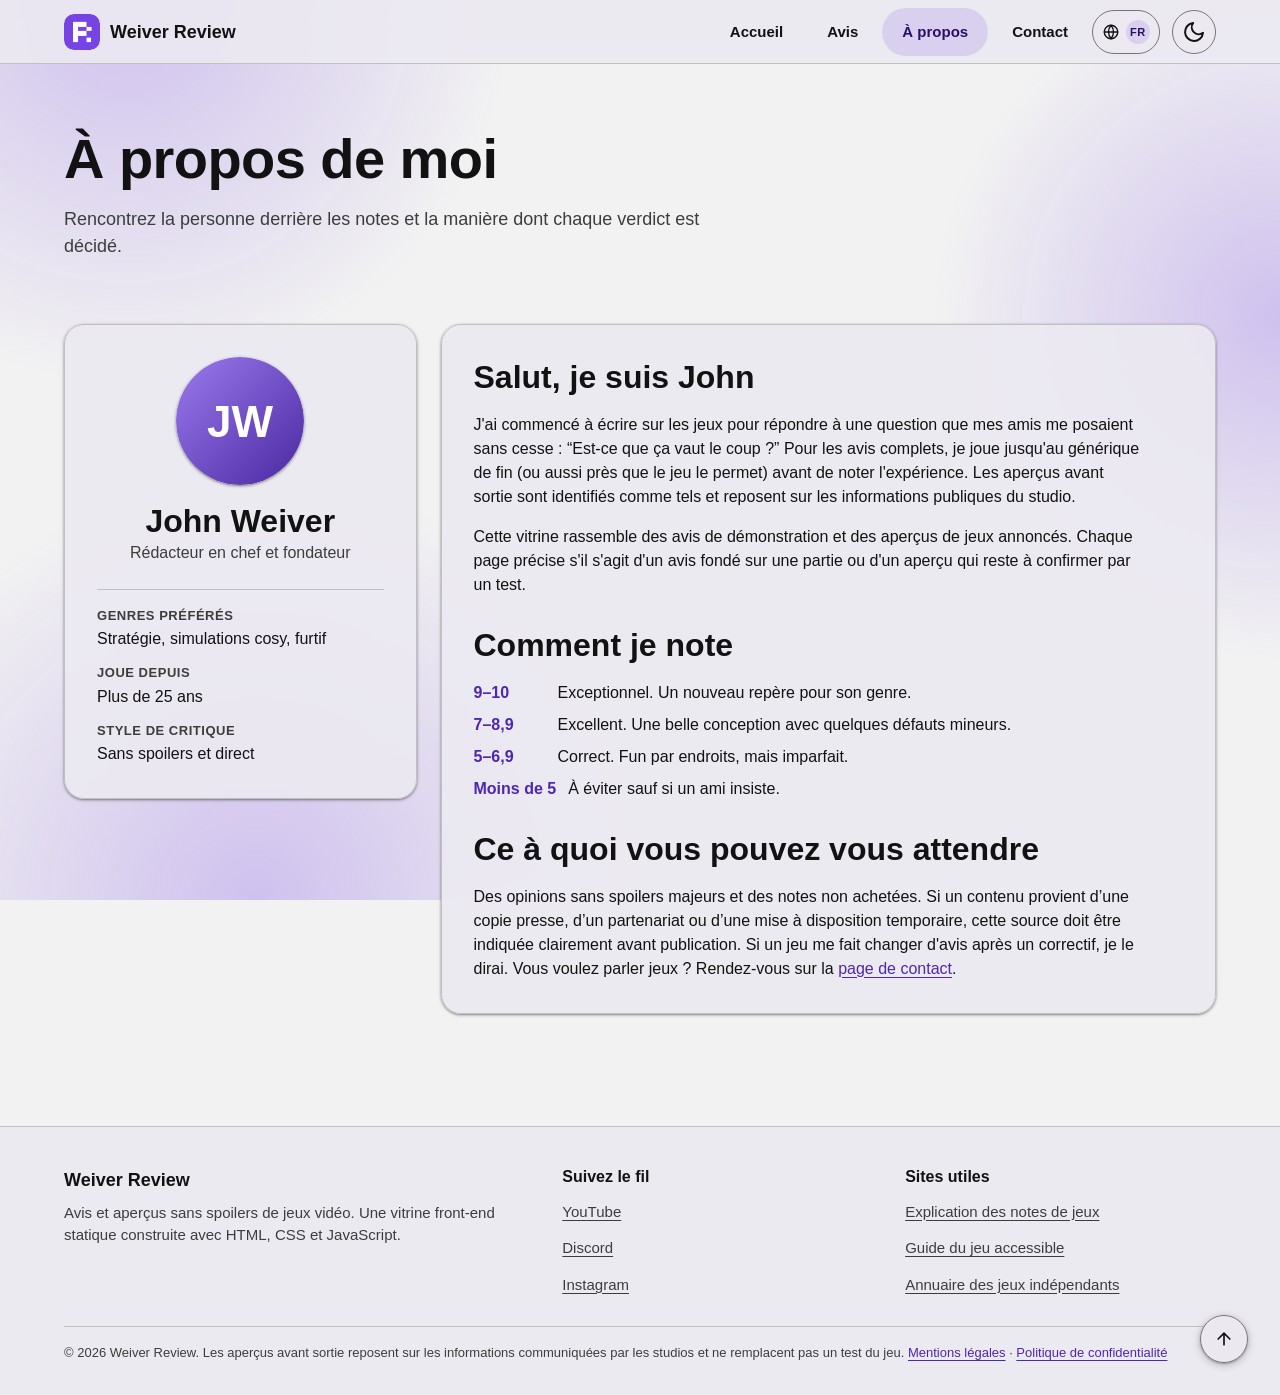
<file: aboutme.html>
<!DOCTYPE html>
<html lang="fr">
<head>
  <meta charset="utf-8">
  <meta name="viewport" content="width=device-width, initial-scale=1">
  <meta name="color-scheme" content="light dark">
  <title>À propos | Weiver Review</title>
  <meta name="description" content="Découvrez John Weiver, sa méthode de notation sur 10 et la différence entre un avis complet et un aperçu de jeu vidéo.">
  <meta name="author" content="John Weiver">
  <link rel="canonical" href="https://weiver-review.fr/aboutme.html">

  <!-- Open Graph -->
  <meta property="og:type" content="website">
  <meta property="og:site_name" content="Weiver Review">
  <meta property="og:title" content="À propos | Weiver Review">
  <meta property="og:description" content="Découvrez John Weiver, sa méthode de notation sur 10 et la différence entre un avis complet et un aperçu de jeu vidéo.">
  <meta property="og:url" content="https://weiver-review.fr/aboutme.html">
  <meta property="og:locale" content="fr_FR">
  <meta name="twitter:card" content="summary">
  <meta name="twitter:title" content="À propos | Weiver Review">
  <meta name="twitter:description" content="Découvrez John Weiver et sa méthode pour noter les jeux vidéo.">

  <script type="application/ld+json">
    {
      "@context": "https://schema.org",
      "@graph": [
        {
          "@type": "AboutPage",
          "name": "À propos de Weiver Review",
          "url": "https://weiver-review.fr/aboutme.html",
          "inLanguage": "fr-FR",
          "isPartOf": { "@id": "https://weiver-review.fr/#website" }
        },
        {
          "@type": "BreadcrumbList",
          "itemListElement": [
            { "@type": "ListItem", "position": 1, "name": "Accueil", "item": "https://weiver-review.fr/" },
            { "@type": "ListItem", "position": 2, "name": "À propos", "item": "https://weiver-review.fr/aboutme.html" }
          ]
        }
      ]
    }
  </script>

  <link rel="icon" type="image/svg+xml" href="res/logo/logo.svg">
  <script>
    /* Set the theme before first paint to avoid a flash of the wrong theme */
    (function () {
      var theme = null;
      try { theme = window.localStorage.getItem('pixel-ledger-theme'); } catch (e) {}
      if (theme !== 'light' && theme !== 'dark') {
        theme = window.matchMedia && window.matchMedia('(prefers-color-scheme: dark)').matches ? 'dark' : 'light';
      }
      document.documentElement.setAttribute('data-theme', theme);
    })();
  </script>
  <link rel="stylesheet" href="res/css/global.css?v=20261118">
  <link rel="stylesheet" href="res/css/style.css?v=20261118">
  <script src="res/js/i18n.js?v=20261118" defer></script>
  <script src="res/js/script.js?v=20261118" defer></script>
</head>
<body>
  <a class="skip-link" href="#main">Aller au contenu principal</a>

  <header class="site-header">
    <div class="container site-header__inner">
      <a class="brand" href="/">
        <img class="brand__logo" src="res/logo/logo.svg" alt="" width="36" height="36">
        <span class="brand__name">Weiver Review</span>
      </a>

      <button class="nav-toggle" type="button" aria-expanded="false" aria-controls="site-nav" aria-label="Menu principal" data-nav-toggle>
        <span class="nav-toggle__bar" aria-hidden="true"></span>
        <span class="nav-toggle__bar" aria-hidden="true"></span>
        <span class="nav-toggle__bar" aria-hidden="true"></span>
      </button>

      <nav class="site-nav" id="site-nav" aria-label="Principal">
        <ul class="site-nav__list">
          <li><a class="site-nav__link" href="/">Accueil</a></li>
          <li><a class="site-nav__link" href="review.html">Avis</a></li>
          <li><a class="site-nav__link" href="aboutme.html" aria-current="page">À propos</a></li>
          <li><a class="site-nav__link" href="contact.html">Contact</a></li>
          <li class="site-nav__tools">
            <button class="theme-toggle" type="button" data-theme-toggle>
              <svg class="theme-toggle__icon theme-toggle__icon--moon" viewBox="0 0 24 24" aria-hidden="true" focusable="false">
                <path d="M21 12.8A9 9 0 1 1 11.2 3a7 7 0 0 0 9.8 9.8z"/>
              </svg>
              <svg class="theme-toggle__icon theme-toggle__icon--sun" viewBox="0 0 24 24" aria-hidden="true" focusable="false">
                <circle cx="12" cy="12" r="4"/>
                <path d="M12 2v2M12 20v2M4.9 4.9l1.4 1.4M17.7 17.7l1.4 1.4M2 12h2M20 12h2M4.9 19.1l1.4-1.4M17.7 6.3l1.4-1.4"/>
              </svg>
              <span class="theme-toggle__label" data-theme-label>Basculer le thème</span>
            </button>
          </li>
        </ul>
      </nav>
    </div>
  </header>

  <main id="main" tabindex="-1">
    <section class="page-hero">
      <div class="container">
        <h1>À propos de moi</h1>
        <p class="page-hero__lead">Rencontrez la personne derrière les notes et la manière dont chaque verdict est décidé.</p>
      </div>
    </section>

    <section class="section" aria-label="Profil de l'auteur">
      <div class="container about">
        <div class="panel profile">
          <svg class="profile__avatar" viewBox="0 0 128 128" role="img" aria-label="Avatar fictif montrant les initiales MQ">
            <defs>
              <linearGradient id="avatar-gradient" x1="0" y1="0" x2="1" y2="1">
                <stop offset="0" stop-color="#9b79ee"/>
                <stop offset="1" stop-color="#4a28a0"/>
              </linearGradient>
            </defs>
            <circle cx="64" cy="64" r="64" fill="url(#avatar-gradient)"/>
            <text x="64" y="64" text-anchor="middle" dominant-baseline="central" font-family="Arial, sans-serif" font-size="44" font-weight="700" fill="#ffffff">JW</text>
          </svg>
          <div>
            <h2>John Weiver</h2>
            <p class="profile__role">Rédacteur en chef et fondateur</p>
          </div>
          <dl class="facts">
            <div>
              <dt>Genres préférés</dt>
              <dd>Stratégie, simulations cosy, furtif</dd>
            </div>
            <div>
              <dt>Joue depuis</dt>
              <dd>Plus de 25 ans</dd>
            </div>
            <div>
              <dt>Style de critique</dt>
              <dd>Sans spoilers et direct</dd>
            </div>
          </dl>
        </div>

        <div class="panel prose">
          <h2>Salut, je suis John</h2>
          <p>J'ai commencé à écrire sur les jeux pour répondre à une question que mes amis me posaient sans cesse : &ldquo;Est-ce que ça vaut le coup ?&rdquo; Pour les avis complets, je joue jusqu'au générique de fin (ou aussi près que le jeu le permet) avant de noter l'expérience. Les aperçus avant sortie sont identifiés comme tels et reposent sur les informations publiques du studio.</p>
          <p>Cette vitrine rassemble des avis de démonstration et des aperçus de jeux annoncés. Chaque page précise s'il s'agit d'un avis fondé sur une partie ou d'un aperçu qui reste à confirmer par un test.</p>

          <h2>Comment je note</h2>
          <ul class="scale">
            <li><strong>9&ndash;10</strong><span>Exceptionnel. Un nouveau repère pour son genre.</span></li>
            <li><strong>7&ndash;8,9</strong><span>Excellent. Une belle conception avec quelques défauts mineurs.</span></li>
            <li><strong>5&ndash;6,9</strong><span>Correct. Fun par endroits, mais imparfait.</span></li>
            <li><strong>Moins de 5</strong><span>À éviter sauf si un ami insiste.</span></li>
          </ul>

          <h2>Ce à quoi vous pouvez vous attendre</h2>
          <p>Des opinions sans spoilers majeurs et des notes non achetées. Si un contenu provient d’une copie presse, d’un partenariat ou d’une mise à disposition temporaire, cette source doit être indiquée clairement avant publication. Si un jeu me fait changer d'avis après un correctif, je le dirai. Vous voulez parler jeux ? Rendez-vous sur la <a href="contact.html">page de contact</a>.</p>
        </div>
      </div>
    </section>
  </main>

  <footer class="site-footer">
    <div class="container site-footer__inner">
      <div class="site-footer__about">
        <p class="site-footer__brand">Weiver Review</p>
        <p>Avis et aperçus sans spoilers de jeux vidéo. Une vitrine front-end statique construite avec HTML, CSS et JavaScript.</p>
      </div>
      <div>
        <h2 class="site-footer__title">Suivez le fil</h2>
        <ul class="site-footer__list">
          <li><a href="https://www.youtube.com/@weiverreview" target="_blank" rel="noopener noreferrer">YouTube<span class="visually-hidden"> (ouvre un nouvel onglet)</span></a></li>
          <li><a href="https://discord.com/users/1569050026943062056" target="_blank" rel="noopener noreferrer">Discord<span class="visually-hidden"> (ouvre un nouvel onglet)</span></a></li>
          <li><a href="https://www.instagram.com/weiverreview08/" target="_blank" rel="noopener noreferrer">Instagram<span class="visually-hidden"> (ouvre un nouvel onglet)</span></a></li>
        </ul>
      </div>
      <div>
        <h2 class="site-footer__title">Sites utiles</h2>
        <ul class="site-footer__list">
          <li><a href="https://www.adayagame.fr/et-aussi/systeme-de-notation" target="_blank" rel="noopener noreferrer">Explication des notes de jeux<span class="visually-hidden"> (ouvre un nouvel onglet)</span></a></li>
          <li><a href="https://portail-handicap.fr/sport-loisirs-culture/jeu-video-accessible" target="_blank" rel="noopener noreferrer">Guide du jeu accessible<span class="visually-hidden"> (ouvre un nouvel onglet)</span></a></li>
          <li><a href="https://www.indiemag.fr/jeux" target="_blank" rel="noopener noreferrer">Annuaire des jeux indépendants<span class="visually-hidden"> (ouvre un nouvel onglet)</span></a></li>
        </ul>
      </div>
    </div>
    <p class="container site-footer__legal">&copy; 2026 Weiver Review. Les aperçus avant sortie reposent sur les informations communiquées par les studios et ne remplacent pas un test du jeu. <a href="mentions.html">Mentions légales</a> · <a href="privacy.html">Politique de confidentialité</a></p>
  </footer>
</body>
</html>
</file>
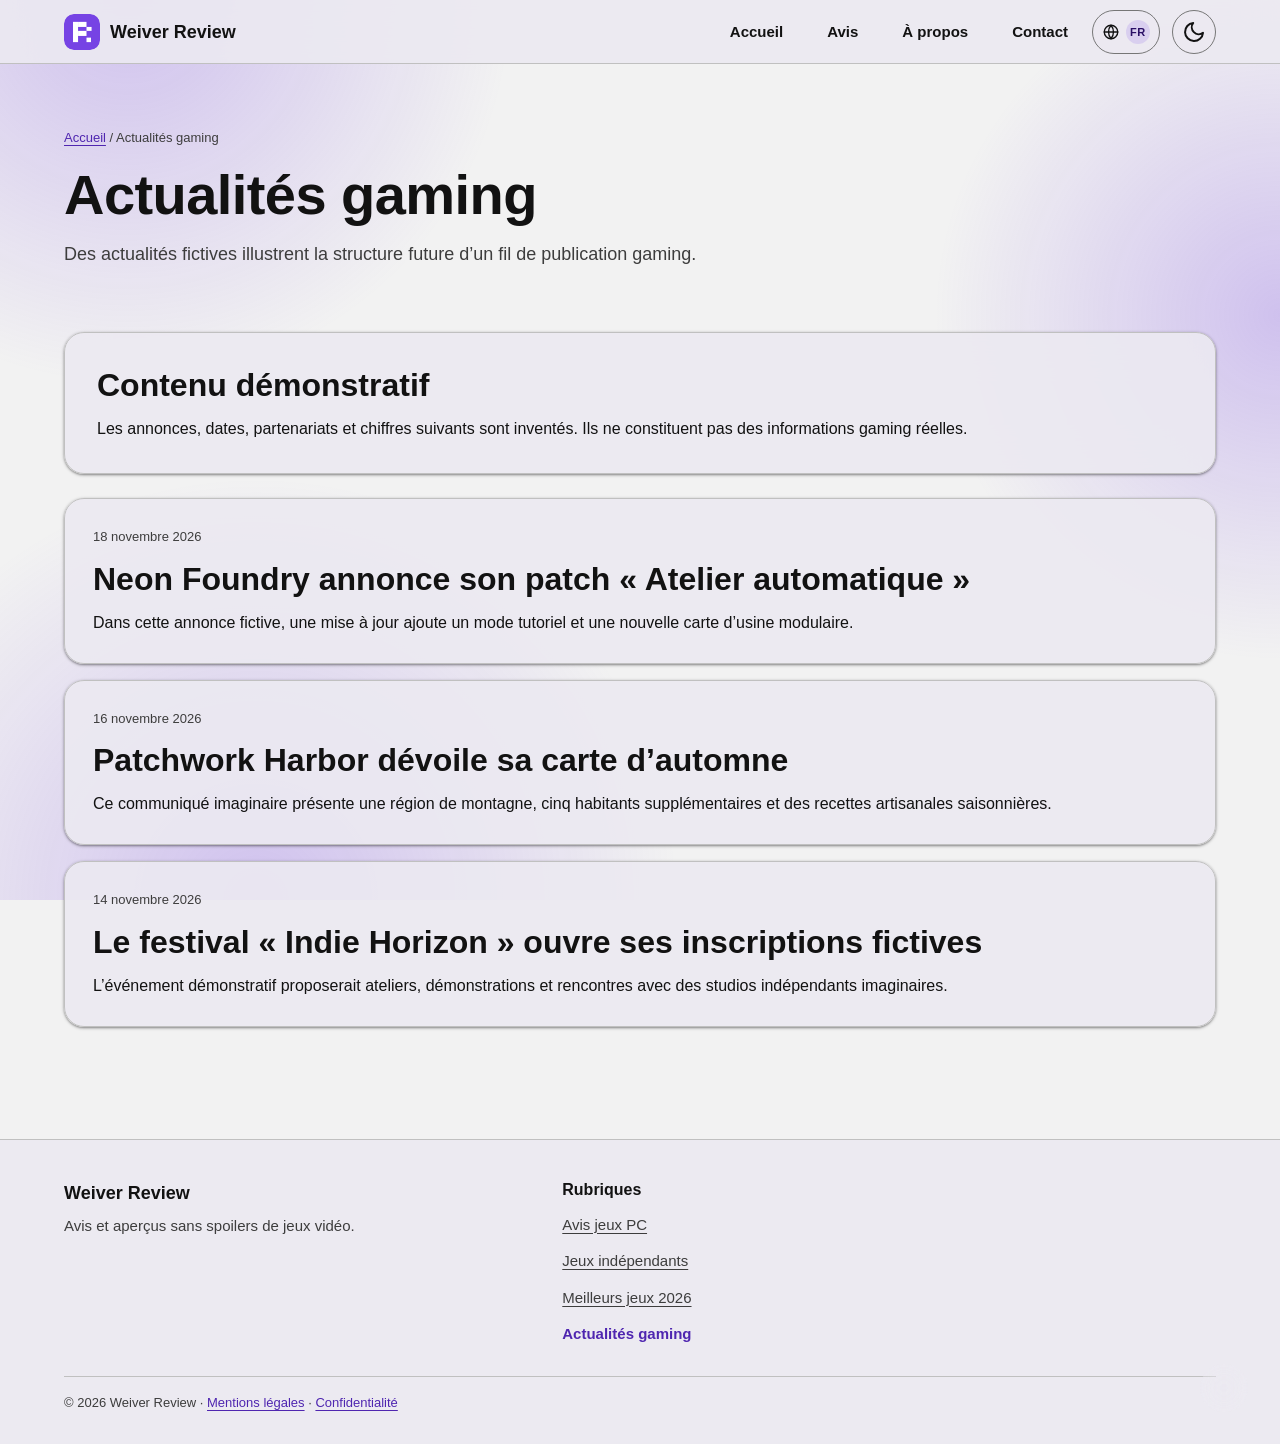
<file: actualites-gaming.html>
<!DOCTYPE html>
<html lang="fr">
<head>
  <meta charset="utf-8">
  <meta name="viewport" content="width=device-width, initial-scale=1">
  <title>Actualités gaming | Weiver Review</title>
  <meta name="description" content="Fil fictif d’actualités gaming : annonces illustratives, sorties imaginaires et mises à jour de démonstration.">
  <link rel="canonical" href="https://weiver-review.fr/actualites-gaming.html">
  <link rel="icon" type="image/svg+xml" href="res/logo/logo.svg">
  <script>(function(){var t=null;try{t=localStorage.getItem('pixel-ledger-theme')}catch(e){}if(t!=='light'&&t!=='dark'){t=matchMedia('(prefers-color-scheme: dark)').matches?'dark':'light'}document.documentElement.dataset.theme=t})();</script>
  <link rel="stylesheet" href="res/css/global.css?v=20261118">
  <link rel="stylesheet" href="res/css/style.css?v=20261118">
  <script src="res/js/i18n.js?v=20261118" defer></script>
  <script src="res/js/script.js?v=20261118" defer></script>
</head>
<body>
  <a class="skip-link" href="#main">Aller au contenu principal</a>
  <header class="site-header"><div class="container site-header__inner">
    <a class="brand" href="/"><img class="brand__logo" src="res/logo/logo.svg" alt="" width="36" height="36"><span class="brand__name">Weiver Review</span></a>
    <button class="nav-toggle" type="button" aria-expanded="false" aria-controls="site-nav" aria-label="Menu principal" data-nav-toggle><span class="nav-toggle__bar"></span><span class="nav-toggle__bar"></span><span class="nav-toggle__bar"></span></button>
    <nav class="site-nav" id="site-nav" aria-label="Principal"><ul class="site-nav__list"><li><a class="site-nav__link" href="/">Accueil</a></li><li><a class="site-nav__link" href="review.html">Avis</a></li><li><a class="site-nav__link" href="aboutme.html">À propos</a></li><li><a class="site-nav__link" href="contact.html">Contact</a></li><li class="site-nav__tools"><button class="theme-toggle" type="button" data-theme-toggle aria-label="Basculer le thème"><svg class="theme-toggle__icon theme-toggle__icon--moon" viewBox="0 0 24 24" aria-hidden="true" focusable="false"><path d="M21 12.8A9 9 0 1 1 11.2 3a7 7 0 0 0 9.8 9.8z"/></svg><svg class="theme-toggle__icon theme-toggle__icon--sun" viewBox="0 0 24 24" aria-hidden="true" focusable="false"><circle cx="12" cy="12" r="4"/><path d="M12 2v2M12 20v2M4.9 4.9l1.4 1.4M17.7 17.7l1.4 1.4M2 12h2M20 12h2M4.9 19.1l1.4-1.4M17.7 6.3l1.4-1.4"/></svg><span class="theme-toggle__label" data-theme-label>Basculer le thème</span></button></li></ul></nav>
  </div></header>
  <main id="main" tabindex="-1">
    <section class="page-hero"><div class="container"><nav class="breadcrumb" aria-label="Fil d’Ariane"><a href="/">Accueil</a><span aria-hidden="true"> / </span><span aria-current="page">Actualités gaming</span></nav><h1>Actualités gaming</h1><p class="page-hero__lead">Des actualités fictives illustrent la structure future d’un fil de publication gaming.</p></div></section>
    <section class="section"><div class="container">
      <aside class="panel topic-notice"><h2>Contenu démonstratif</h2><p>Les annonces, dates, partenariats et chiffres suivants sont inventés. Ils ne constituent pas des informations gaming réelles.</p></aside>
      <ul class="news-list">
        <li class="topic-card"><time datetime="2026-11-18">18 novembre 2026</time><h2>Neon Foundry annonce son patch « Atelier automatique »</h2><p>Dans cette annonce fictive, une mise à jour ajoute un mode tutoriel et une nouvelle carte d’usine modulaire.</p></li>
        <li class="topic-card"><time datetime="2026-11-16">16 novembre 2026</time><h2>Patchwork Harbor dévoile sa carte d’automne</h2><p>Ce communiqué imaginaire présente une région de montagne, cinq habitants supplémentaires et des recettes artisanales saisonnières.</p></li>
        <li class="topic-card"><time datetime="2026-11-14">14 novembre 2026</time><h2>Le festival « Indie Horizon » ouvre ses inscriptions fictives</h2><p>L’événement démonstratif proposerait ateliers, démonstrations et rencontres avec des studios indépendants imaginaires.</p></li>
      </ul>
    </div></section>
  </main>
  <footer class="site-footer"><div class="container site-footer__inner"><div class="site-footer__about"><p class="site-footer__brand">Weiver Review</p><p>Avis et aperçus sans spoilers de jeux vidéo.</p></div><div><h2 class="site-footer__title">Rubriques</h2><ul class="site-footer__list"><li><a href="avis-jeux-pc.html">Avis jeux PC</a></li><li><a href="jeux-independants.html">Jeux indépendants</a></li><li><a href="meilleurs-jeux-2026.html">Meilleurs jeux 2026</a></li><li><span aria-current="page">Actualités gaming</span></li></ul></div></div><p class="container site-footer__legal">&copy; 2026 Weiver Review · <a href="mentions.html">Mentions légales</a> · <a href="privacy.html">Confidentialité</a></p></footer>
</body>
</html>
</file>
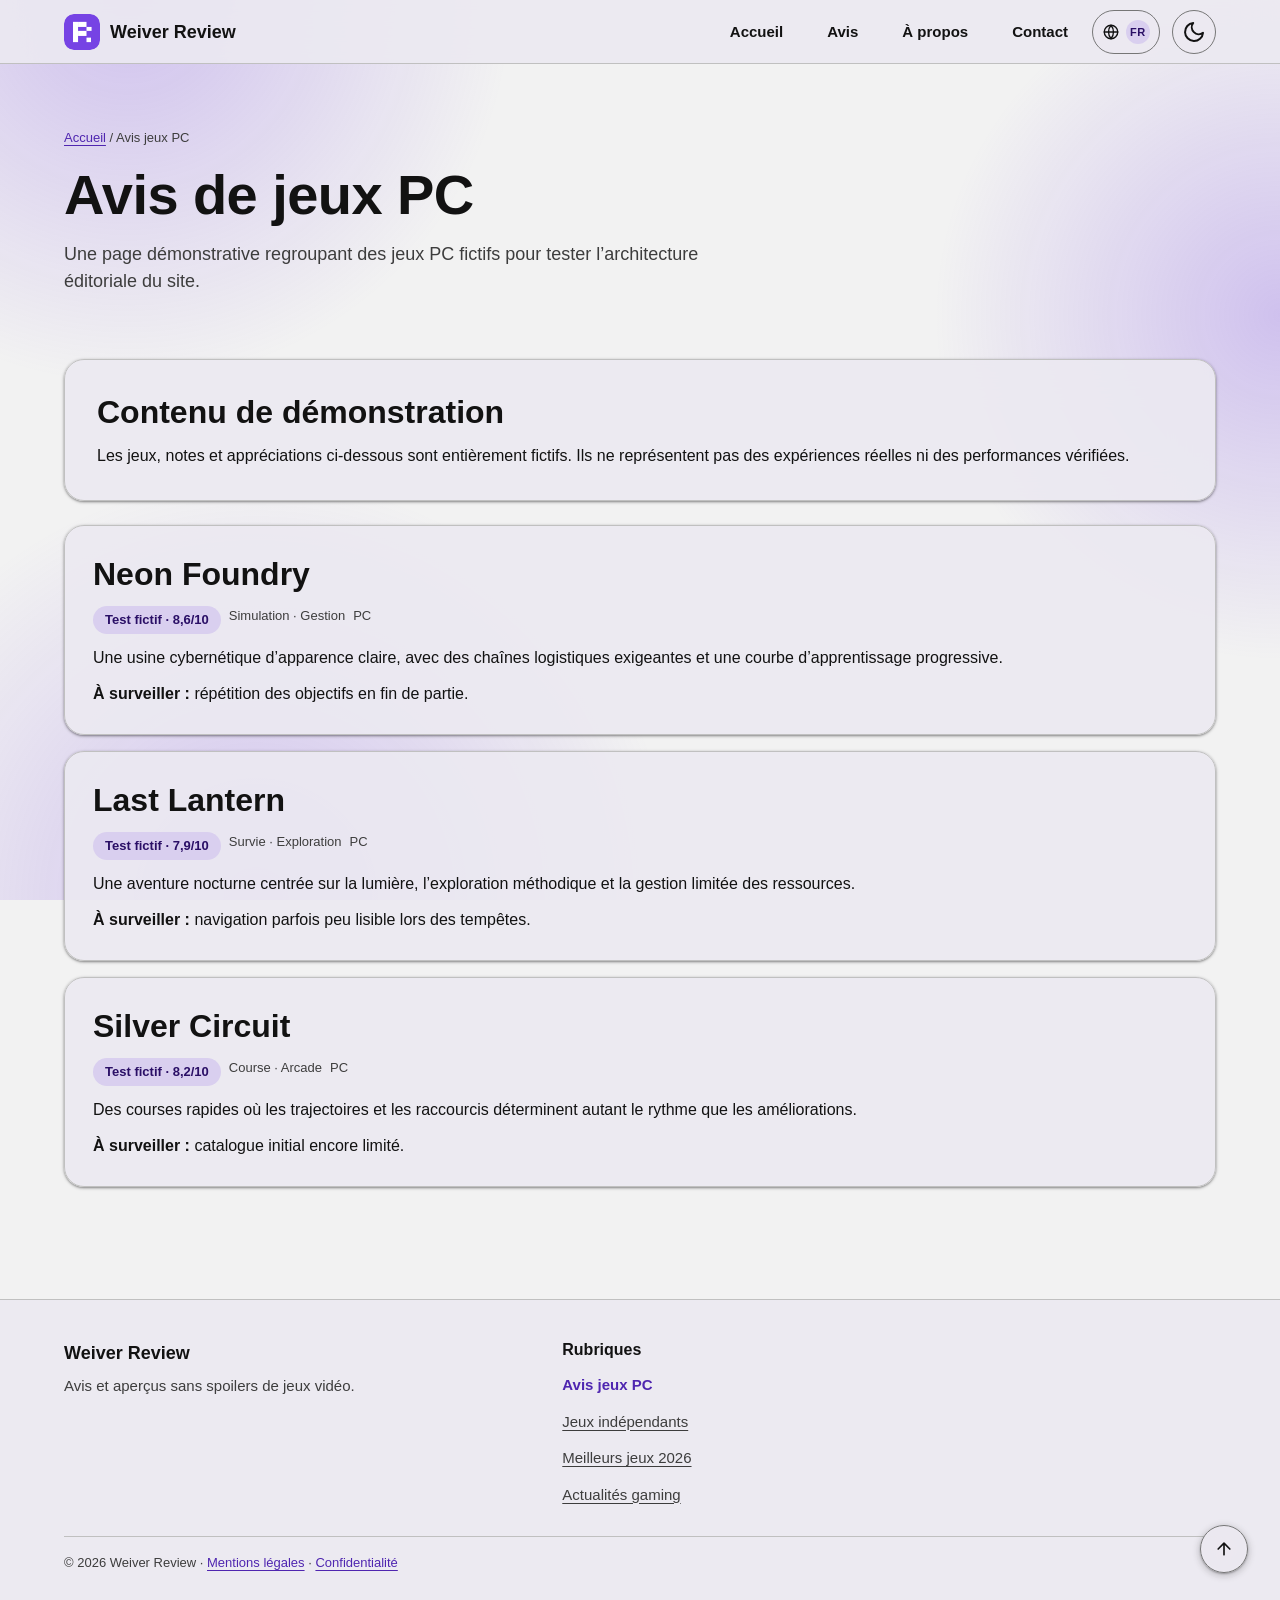
<file: avis-jeux-pc.html>
<!DOCTYPE html>
<html lang="fr">
<head>
  <meta charset="utf-8">
  <meta name="viewport" content="width=device-width, initial-scale=1">
  <title>Avis jeux PC | Weiver Review</title>
  <meta name="description" content="Sélection fictive et éditorialisée d’avis de jeux PC : tests illustratifs, genres, points forts et limites.">
  <link rel="canonical" href="https://weiver-review.fr/avis-jeux-pc.html">
  <link rel="icon" type="image/svg+xml" href="res/logo/logo.svg">
  <script>
    (function(){var t=null;try{t=localStorage.getItem('pixel-ledger-theme')}catch(e){ } if(t!=='light'&&t!=='dark'){t=matchMedia('(prefers-color-scheme: dark)').matches?'dark':'light'}document.documentElement.dataset.theme=t})();
  </script>
  <link rel="stylesheet" href="res/css/global.css?v=20261118">
  <link rel="stylesheet" href="res/css/style.css?v=20261118">
  <script src="res/js/i18n.js?v=20261118" defer></script>
  <script src="res/js/script.js?v=20261118" defer></script>
  <script type="application/ld+json">{"@context":"https://schema.org","@type":"CollectionPage","name":"Avis jeux PC","url":"https://weiver-review.fr/avis-jeux-pc.html","inLanguage":"fr-FR","isPartOf":{"@id":"https://weiver-review.fr/#website"}}</script>
</head>
<body>
  <a class="skip-link" href="#main">Aller au contenu principal</a>
  <header class="site-header"><div class="container site-header__inner">
    <a class="brand" href="/"><img class="brand__logo" src="res/logo/logo.svg" alt="" width="36" height="36"><span class="brand__name">Weiver Review</span></a>
    <button class="nav-toggle" type="button" aria-expanded="false" aria-controls="site-nav" aria-label="Menu principal" data-nav-toggle><span class="nav-toggle__bar"></span><span class="nav-toggle__bar"></span><span class="nav-toggle__bar"></span></button>
    <nav class="site-nav" id="site-nav" aria-label="Principal"><ul class="site-nav__list">
      <li><a class="site-nav__link" href="/">Accueil</a></li><li><a class="site-nav__link" href="review.html">Avis</a></li><li><a class="site-nav__link" href="aboutme.html">À propos</a></li><li><a class="site-nav__link" href="contact.html">Contact</a></li>
      <li class="site-nav__tools"><button class="theme-toggle" type="button" data-theme-toggle aria-label="Basculer le thème"><svg class="theme-toggle__icon theme-toggle__icon--moon" viewBox="0 0 24 24" aria-hidden="true" focusable="false"><path d="M21 12.8A9 9 0 1 1 11.2 3a7 7 0 0 0 9.8 9.8z"/></svg><svg class="theme-toggle__icon theme-toggle__icon--sun" viewBox="0 0 24 24" aria-hidden="true" focusable="false"><circle cx="12" cy="12" r="4"/><path d="M12 2v2M12 20v2M4.9 4.9l1.4 1.4M17.7 17.7l1.4 1.4M2 12h2M20 12h2M4.9 19.1l1.4-1.4M17.7 6.3l1.4-1.4"/></svg><span class="theme-toggle__label" data-theme-label>Basculer le thème</span></button></li>
    </ul></nav>
  </div></header>
  <main id="main" tabindex="-1">
    <section class="page-hero"><div class="container">
      <nav class="breadcrumb" aria-label="Fil d’Ariane"><a href="/">Accueil</a><span aria-hidden="true"> / </span><span aria-current="page">Avis jeux PC</span></nav>
      <h1>Avis de jeux PC</h1>
      <p class="page-hero__lead">Une page démonstrative regroupant des jeux PC fictifs pour tester l’architecture éditoriale du site.</p>
    </div></section>
    <section class="section"><div class="container">
      <aside class="panel topic-notice"><h2>Contenu de démonstration</h2><p>Les jeux, notes et appréciations ci-dessous sont entièrement fictifs. Ils ne représentent pas des expériences réelles ni des performances vérifiées.</p></aside>
      <ul class="topic-list">
        <li class="topic-card"><h2>Neon Foundry</h2><div class="topic-card__meta"><span class="chip chip--tonal">Test fictif · 8,6/10</span><span>Simulation · Gestion</span><span>PC</span></div><p>Une usine cybernétique d’apparence claire, avec des chaînes logistiques exigeantes et une courbe d’apprentissage progressive.</p><p><strong>À surveiller :</strong> répétition des objectifs en fin de partie.</p></li>
        <li class="topic-card"><h2>Last Lantern</h2><div class="topic-card__meta"><span class="chip chip--tonal">Test fictif · 7,9/10</span><span>Survie · Exploration</span><span>PC</span></div><p>Une aventure nocturne centrée sur la lumière, l’exploration méthodique et la gestion limitée des ressources.</p><p><strong>À surveiller :</strong> navigation parfois peu lisible lors des tempêtes.</p></li>
        <li class="topic-card"><h2>Silver Circuit</h2><div class="topic-card__meta"><span class="chip chip--tonal">Test fictif · 8,2/10</span><span>Course · Arcade</span><span>PC</span></div><p>Des courses rapides où les trajectoires et les raccourcis déterminent autant le rythme que les améliorations.</p><p><strong>À surveiller :</strong> catalogue initial encore limité.</p></li>
      </ul>
    </div></section>
  </main>
  <footer class="site-footer"><div class="container site-footer__inner"><div class="site-footer__about"><p class="site-footer__brand">Weiver Review</p><p>Avis et aperçus sans spoilers de jeux vidéo.</p></div><div><h2 class="site-footer__title">Rubriques</h2><ul class="site-footer__list"><li><span aria-current="page">Avis jeux PC</span></li><li><a href="jeux-independants.html">Jeux indépendants</a></li><li><a href="meilleurs-jeux-2026.html">Meilleurs jeux 2026</a></li><li><a href="actualites-gaming.html">Actualités gaming</a></li></ul></div></div><p class="container site-footer__legal">&copy; 2026 Weiver Review · <a href="mentions.html">Mentions légales</a> · <a href="privacy.html">Confidentialité</a></p></footer>
</body>
</html>
</file>
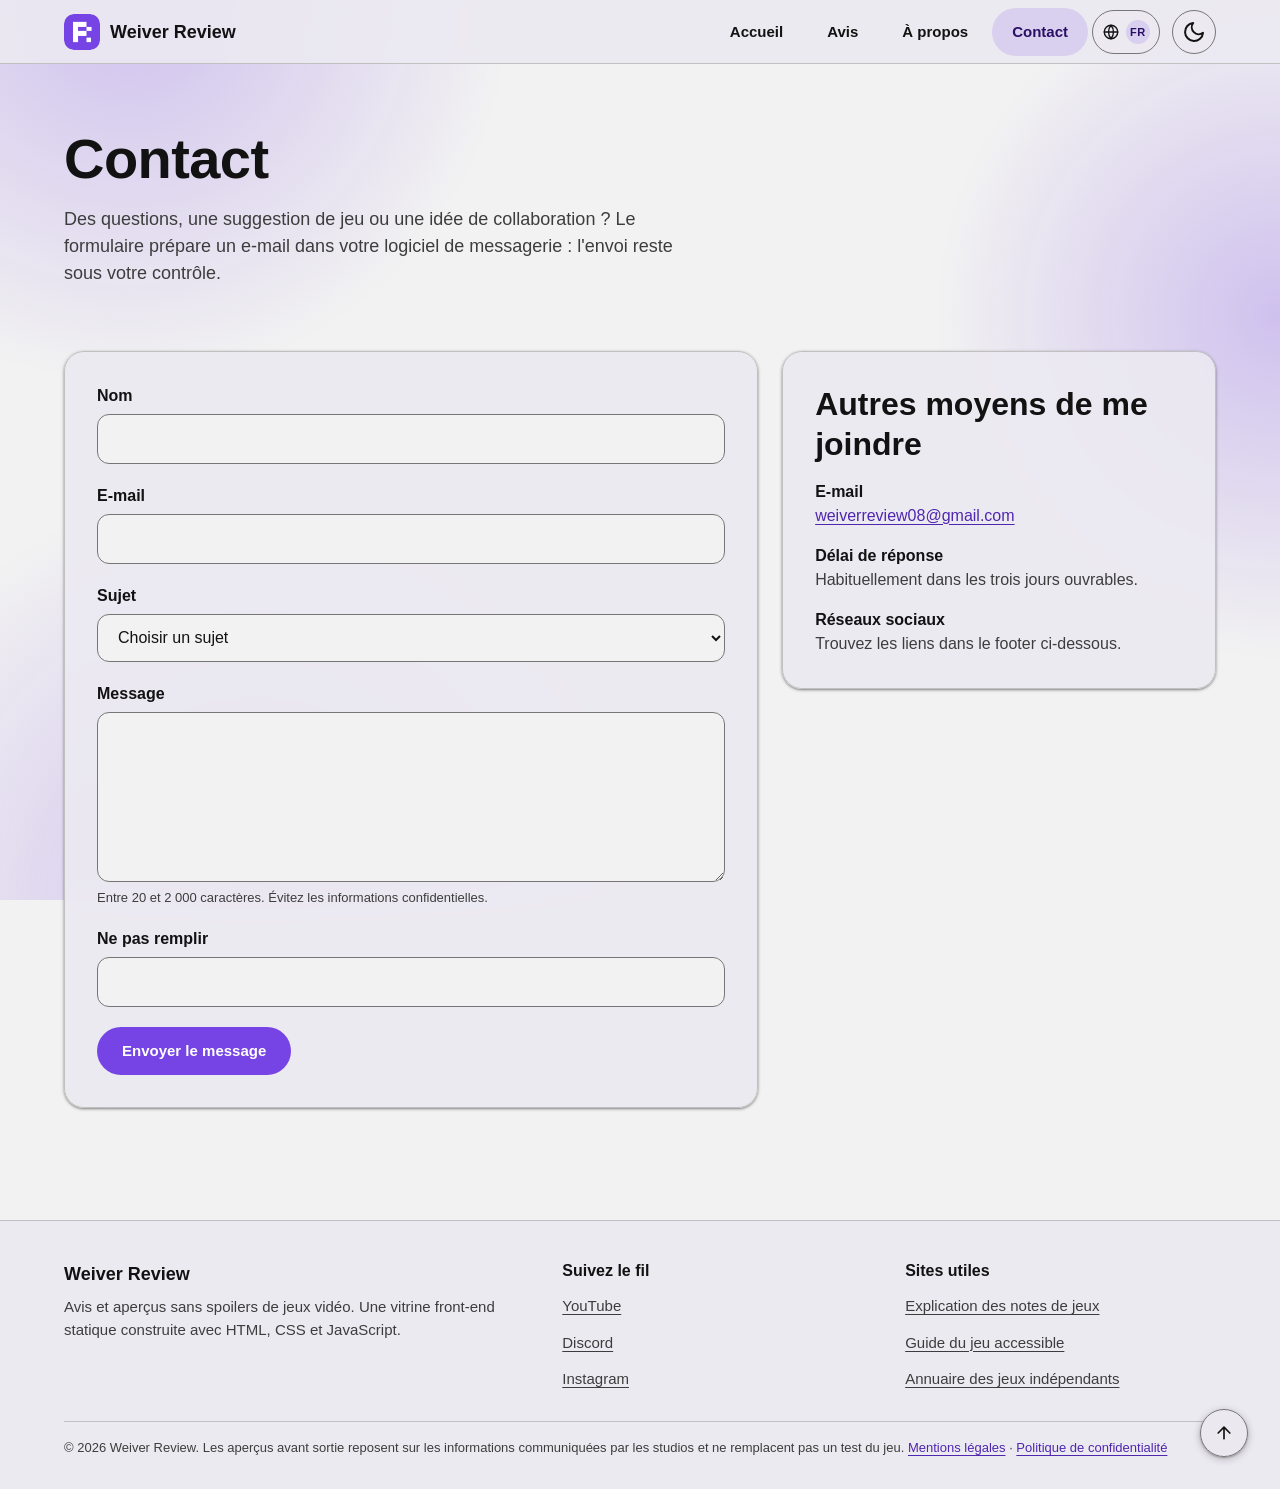
<file: contact.html>
<!DOCTYPE html>
<html lang="fr">
<head>
  <meta charset="utf-8">
  <meta name="viewport" content="width=device-width, initial-scale=1">
  <meta name="color-scheme" content="light dark">
  <title>Contact | Weiver Review</title>
  <meta name="description" content="Contactez Weiver Review : envoyez une suggestion de jeu, un commentaire ou une idée de collaboration via le formulaire de contact.">
  <link rel="canonical" href="https://weiver-review.fr/contact.html">

  <!-- Open Graph -->
  <meta property="og:type" content="website">
  <meta property="og:site_name" content="Weiver Review">
  <meta property="og:title" content="Contact | Weiver Review">
  <meta property="og:description" content="Contactez Weiver Review : envoyez une suggestion de jeu, un commentaire ou une idée de collaboration via le formulaire de contact.">
  <meta property="og:url" content="https://weiver-review.fr/contact.html">
  <meta property="og:locale" content="fr_FR">
  <meta name="twitter:card" content="summary">
  <meta name="twitter:title" content="Contact | Weiver Review">
  <meta name="twitter:description" content="Envoyez une suggestion de jeu ou un commentaire à Weiver Review.">

  <script type="application/ld+json">
    {
      "@context": "https://schema.org",
      "@graph": [
        {
          "@type": "ContactPage",
          "name": "Contacter Weiver Review",
          "url": "https://weiver-review.fr/contact.html",
          "inLanguage": "fr-FR",
          "isPartOf": { "@id": "https://weiver-review.fr/#website" }
        },
        {
          "@type": "BreadcrumbList",
          "itemListElement": [
            { "@type": "ListItem", "position": 1, "name": "Accueil", "item": "https://weiver-review.fr/" },
            { "@type": "ListItem", "position": 2, "name": "Contact", "item": "https://weiver-review.fr/contact.html" }
          ]
        }
      ]
    }
  </script>

  <link rel="icon" type="image/svg+xml" href="res/logo/logo.svg">
  <script>
    /* Set the theme before first paint to avoid a flash of the wrong theme */
    (function () {
      var theme = null;
      try { theme = window.localStorage.getItem('pixel-ledger-theme'); } catch (e) {}
      if (theme !== 'light' && theme !== 'dark') {
        theme = window.matchMedia && window.matchMedia('(prefers-color-scheme: dark)').matches ? 'dark' : 'light';
      }
      document.documentElement.setAttribute('data-theme', theme);
    })();
  </script>
  <link rel="stylesheet" href="res/css/global.css?v=20261118">
  <link rel="stylesheet" href="res/css/style.css?v=20261118">
  <script src="res/js/i18n.js?v=20261118" defer></script>
  <script src="res/js/script.js?v=20261118" defer></script>
</head>
<body>
  <a class="skip-link" href="#main">Aller au contenu principal</a>

  <header class="site-header">
    <div class="container site-header__inner">
      <a class="brand" href="/">
        <img class="brand__logo" src="res/logo/logo.svg" alt="" width="36" height="36">
        <span class="brand__name">Weiver Review</span>
      </a>

      <button class="nav-toggle" type="button" aria-expanded="false" aria-controls="site-nav" aria-label="Menu principal" data-nav-toggle>
        <span class="nav-toggle__bar" aria-hidden="true"></span>
        <span class="nav-toggle__bar" aria-hidden="true"></span>
        <span class="nav-toggle__bar" aria-hidden="true"></span>
      </button>

      <nav class="site-nav" id="site-nav" aria-label="Principal">
        <ul class="site-nav__list">
          <li><a class="site-nav__link" href="/">Accueil</a></li>
          <li><a class="site-nav__link" href="review.html">Avis</a></li>
          <li><a class="site-nav__link" href="aboutme.html">À propos</a></li>
          <li><a class="site-nav__link" href="contact.html" aria-current="page">Contact</a></li>
          <li class="site-nav__tools">
            <button class="theme-toggle" type="button" data-theme-toggle>
              <svg class="theme-toggle__icon theme-toggle__icon--moon" viewBox="0 0 24 24" aria-hidden="true" focusable="false">
                <path d="M21 12.8A9 9 0 1 1 11.2 3a7 7 0 0 0 9.8 9.8z"/>
              </svg>
              <svg class="theme-toggle__icon theme-toggle__icon--sun" viewBox="0 0 24 24" aria-hidden="true" focusable="false">
                <circle cx="12" cy="12" r="4"/>
                <path d="M12 2v2M12 20v2M4.9 4.9l1.4 1.4M17.7 17.7l1.4 1.4M2 12h2M20 12h2M4.9 19.1l1.4-1.4M17.7 6.3l1.4-1.4"/>
              </svg>
              <span class="theme-toggle__label" data-theme-label>Basculer le thème</span>
            </button>
          </li>
        </ul>
      </nav>
    </div>
  </header>

  <main id="main" tabindex="-1">
    <section class="page-hero">
      <div class="container">
        <h1>Contact</h1>
        <p class="page-hero__lead">Des questions, une suggestion de jeu ou une idée de collaboration ? Le formulaire prépare un e-mail dans votre logiciel de messagerie : l'envoi reste sous votre contrôle.</p>
      </div>
    </section>

    <section class="section" aria-label="Formulaire de contact">
      <div class="container contact">
        <div class="panel">
          <form class="form" action="mailto:weiverreview08@gmail.com" method="post" enctype="text/plain" novalidate data-contact-form>
            <div class="field">
              <label class="field__label" for="name">Nom</label>
              <input class="field__control" id="name" name="name" type="text" autocomplete="name" minlength="2" maxlength="80" required aria-describedby="name-error" data-validate>
              <p class="field__error" id="name-error" hidden></p>
            </div>

            <div class="field">
              <label class="field__label" for="email">E-mail</label>
              <input class="field__control" id="email" name="email" type="email" autocomplete="email" maxlength="120" required aria-describedby="email-error" data-validate>
              <p class="field__error" id="email-error" hidden></p>
            </div>

            <div class="field">
              <label class="field__label" for="topic">Sujet</label>
              <select class="field__control" id="topic" name="topic" required aria-describedby="topic-error" data-validate>
                <option value="">Choisir un sujet</option>
                <option value="review-request">Demande d'avis</option>
                <option value="feedback">Commentaire</option>
                <option value="collaboration">Collaboration</option>
                <option value="other">Autre</option>
              </select>
              <p class="field__error" id="topic-error" hidden></p>
            </div>

            <div class="field">
              <label class="field__label" for="message">Message</label>
              <textarea class="field__control" id="message" name="message" rows="6" minlength="20" maxlength="2000" required aria-describedby="message-hint message-error" data-validate></textarea>
              <p class="field__hint" id="message-hint">Entre 20 et 2 000 caractères. Évitez les informations confidentielles.</p>
              <p class="field__error" id="message-error" hidden></p>
            </div>

            <div class="field" aria-hidden="true" hidden>
              <label class="field__label" for="website">Ne pas remplir</label>
              <input class="field__control" id="website" name="website" type="text" tabindex="-1" autocomplete="off">
            </div>

            <div class="form__actions">
              <button class="button button--filled" type="submit">Envoyer le message</button>
            </div>

            <p class="form-status" role="status" data-form-status></p>
          </form>
        </div>

        <div class="panel">
          <h2>Autres moyens de me joindre</h2>
          <ul class="info-list">
            <li><strong>E-mail</strong><a href="mailto:weiverreview08@gmail.com">weiverreview08@gmail.com</a></li>
            <li><strong>Délai de réponse</strong>Habituellement dans les trois jours ouvrables.</li>
            <li><strong>Réseaux sociaux</strong>Trouvez les liens dans le footer ci-dessous.</li>
          </ul>
        </div>
      </div>
    </section>
  </main>

  <footer class="site-footer">
    <div class="container site-footer__inner">
      <div class="site-footer__about">
        <p class="site-footer__brand">Weiver Review</p>
        <p>Avis et aperçus sans spoilers de jeux vidéo. Une vitrine front-end statique construite avec HTML, CSS et JavaScript.</p>
      </div>
      <div>
        <h2 class="site-footer__title">Suivez le fil</h2>
        <ul class="site-footer__list">
          <li><a href="https://www.youtube.com/@weiverreview" target="_blank" rel="noopener noreferrer">YouTube<span class="visually-hidden"> (ouvre un nouvel onglet)</span></a></li>
          <li><a href="https://discord.com/users/1569050026943062056" target="_blank" rel="noopener noreferrer">Discord<span class="visually-hidden"> (ouvre un nouvel onglet)</span></a></li>
          <li><a href="https://www.instagram.com/weiverreview08/" target="_blank" rel="noopener noreferrer">Instagram<span class="visually-hidden"> (ouvre un nouvel onglet)</span></a></li>
        </ul>
      </div>
      <div>
        <h2 class="site-footer__title">Sites utiles</h2>
        <ul class="site-footer__list">
          <li><a href="https://www.adayagame.fr/et-aussi/systeme-de-notation" target="_blank" rel="noopener noreferrer">Explication des notes de jeux<span class="visually-hidden"> (ouvre un nouvel onglet)</span></a></li>
          <li><a href="https://portail-handicap.fr/sport-loisirs-culture/jeu-video-accessible" target="_blank" rel="noopener noreferrer">Guide du jeu accessible<span class="visually-hidden"> (ouvre un nouvel onglet)</span></a></li>
          <li><a href="https://www.indiemag.fr/jeux" target="_blank" rel="noopener noreferrer">Annuaire des jeux indépendants<span class="visually-hidden"> (ouvre un nouvel onglet)</span></a></li>
        </ul>
      </div>
    </div>
    <p class="container site-footer__legal">&copy; 2026 Weiver Review. Les aperçus avant sortie reposent sur les informations communiquées par les studios et ne remplacent pas un test du jeu. <a href="mentions.html">Mentions légales</a> · <a href="privacy.html">Politique de confidentialité</a></p>
  </footer>
</body>
</html>
</file>
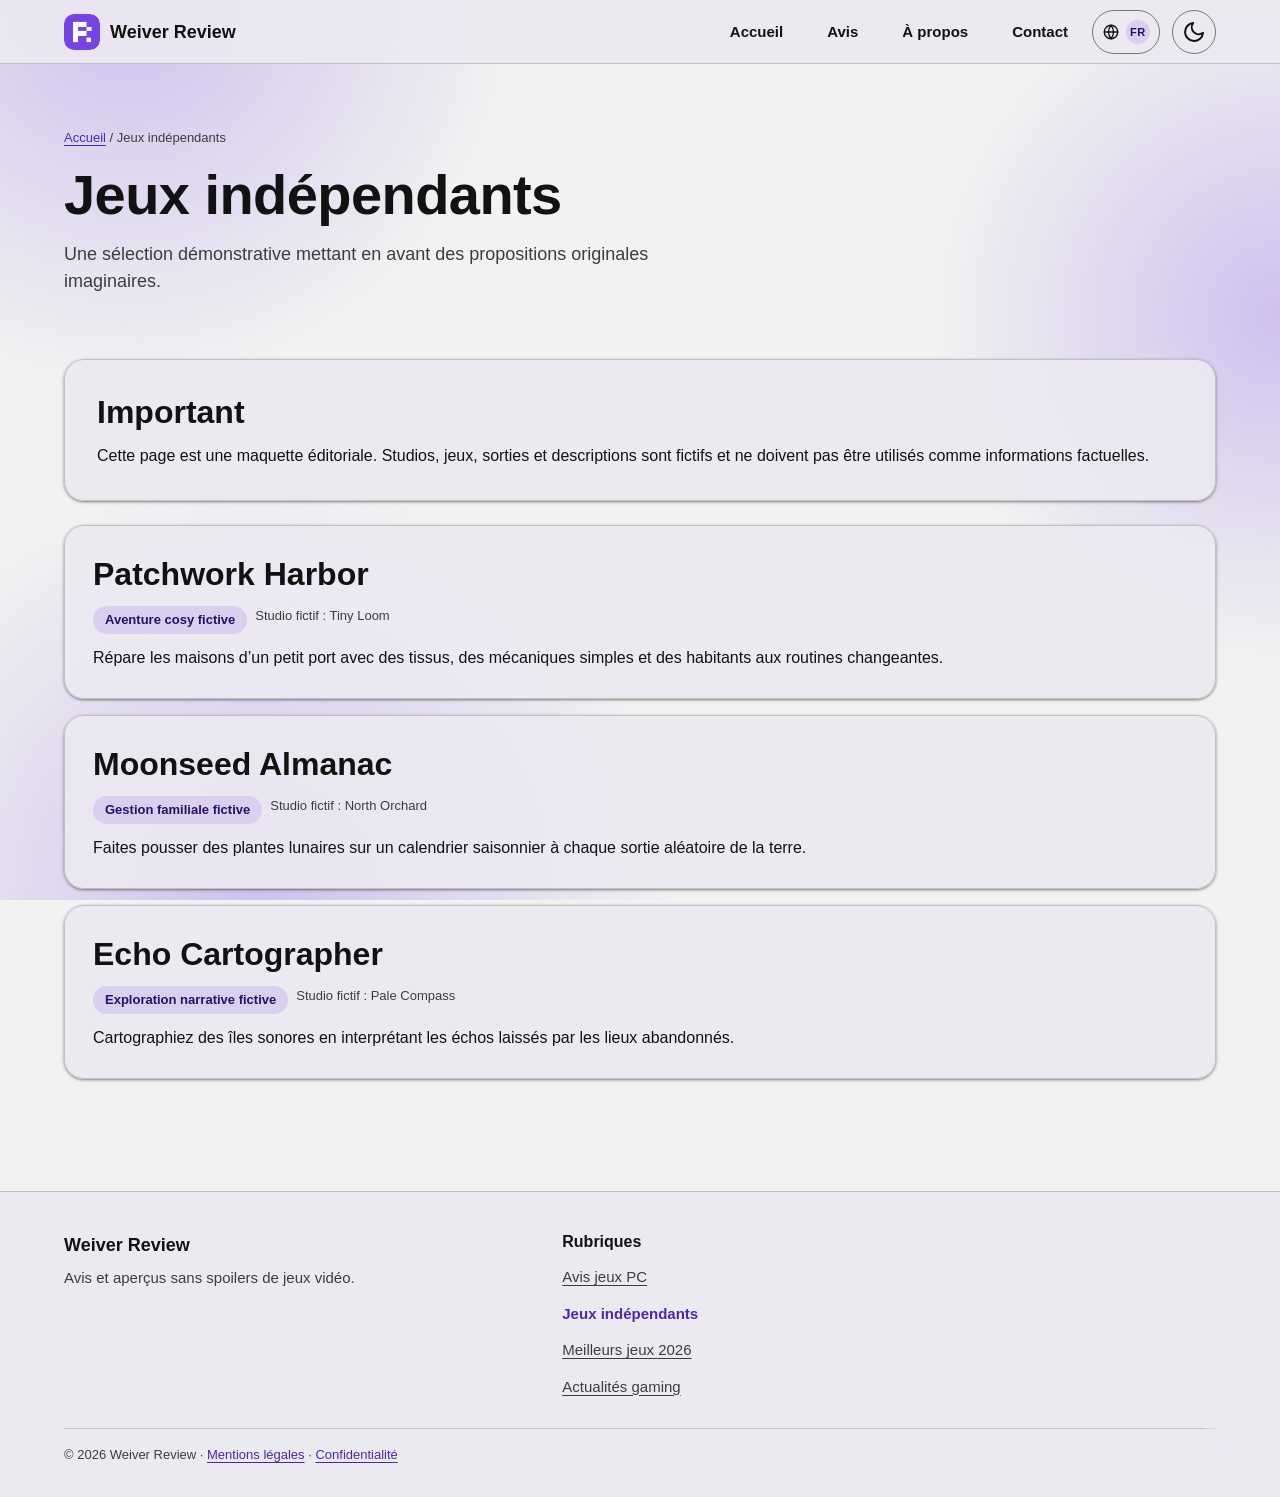
<file: jeux-independants.html>
<!DOCTYPE html>
<html lang="fr">
<head>
  <meta charset="utf-8">
  <meta name="viewport" content="width=device-width, initial-scale=1">
  <title>Jeux indépendants | Weiver Review</title>
  <meta name="description" content="Sélection fictive de jeux indépendants, projets créatifs et pépites illustratives à découvrir sur PC.">
  <link rel="canonical" href="https://weiver-review.fr/jeux-independants.html">
  <link rel="icon" type="image/svg+xml" href="res/logo/logo.svg">
  <script>(function(){var t=null;try{t=localStorage.getItem('pixel-ledger-theme')}catch(e){}if(t!=='light'&&t!=='dark'){t=matchMedia('(prefers-color-scheme: dark)').matches?'dark':'light'}document.documentElement.dataset.theme=t})();</script>
  <link rel="stylesheet" href="res/css/global.css?v=20261118">
  <link rel="stylesheet" href="res/css/style.css?v=20261118">
  <script src="res/js/i18n.js?v=20261118" defer></script>
  <script src="res/js/script.js?v=20261118" defer></script>
  <script type="application/ld+json">{"@context":"https://schema.org","@type":"CollectionPage","name":"Jeux indépendants","url":"https://weiver-review.fr/jeux-independants.html","inLanguage":"fr-FR"}</script>
</head>
<body>
  <a class="skip-link" href="#main">Aller au contenu principal</a>
  <header class="site-header"><div class="container site-header__inner">
    <a class="brand" href="/"><img class="brand__logo" src="res/logo/logo.svg" alt="" width="36" height="36"><span class="brand__name">Weiver Review</span></a>
    <button class="nav-toggle" type="button" aria-expanded="false" aria-controls="site-nav" aria-label="Menu principal" data-nav-toggle><span class="nav-toggle__bar"></span><span class="nav-toggle__bar"></span><span class="nav-toggle__bar"></span></button>
    <nav class="site-nav" id="site-nav" aria-label="Principal"><ul class="site-nav__list"><li><a class="site-nav__link" href="/">Accueil</a></li><li><a class="site-nav__link" href="review.html">Avis</a></li><li><a class="site-nav__link" href="aboutme.html">À propos</a></li><li><a class="site-nav__link" href="contact.html">Contact</a></li><li class="site-nav__tools"><button class="theme-toggle" type="button" data-theme-toggle aria-label="Basculer le thème"><svg class="theme-toggle__icon theme-toggle__icon--moon" viewBox="0 0 24 24" aria-hidden="true" focusable="false"><path d="M21 12.8A9 9 0 1 1 11.2 3a7 7 0 0 0 9.8 9.8z"/></svg><svg class="theme-toggle__icon theme-toggle__icon--sun" viewBox="0 0 24 24" aria-hidden="true" focusable="false"><circle cx="12" cy="12" r="4"/><path d="M12 2v2M12 20v2M4.9 4.9l1.4 1.4M17.7 17.7l1.4 1.4M2 12h2M20 12h2M4.9 19.1l1.4-1.4M17.7 6.3l1.4-1.4"/></svg><span class="theme-toggle__label" data-theme-label>Basculer le thème</span></button></li></ul></nav>
  </div></header>
  <main id="main" tabindex="-1">
    <section class="page-hero"><div class="container"><nav class="breadcrumb" aria-label="Fil d’Ariane"><a href="/">Accueil</a><span aria-hidden="true"> / </span><span aria-current="page">Jeux indépendants</span></nav><h1>Jeux indépendants</h1><p class="page-hero__lead">Une sélection démonstrative mettant en avant des propositions originales imaginaires.</p></div></section>
    <section class="section"><div class="container">
      <aside class="panel topic-notice"><h2>Important</h2><p>Cette page est une maquette éditoriale. Studios, jeux, sorties et descriptions sont fictifs et ne doivent pas être utilisés comme informations factuelles.</p></aside>
      <ul class="topic-list">
        <li class="topic-card"><h2>Patchwork Harbor</h2><div class="topic-card__meta"><span class="chip chip--tonal">Aventure cosy fictive</span><span>Studio fictif : Tiny Loom</span></div><p>Répare les maisons d’un petit port avec des tissus, des mécaniques simples et des habitants aux routines changeantes.</p></li>
        <li class="topic-card"><h2>Moonseed Almanac</h2><div class="topic-card__meta"><span class="chip chip--tonal">Gestion familiale fictive</span><span>Studio fictif : North Orchard</span></div><p>Faites pousser des plantes lunaires sur un calendrier saisonnier à chaque sortie aléatoire de la terre.</p></li>
        <li class="topic-card"><h2>Echo Cartographer</h2><div class="topic-card__meta"><span class="chip chip--tonal">Exploration narrative fictive</span><span>Studio fictif : Pale Compass</span></div><p>Cartographiez des îles sonores en interprétant les échos laissés par les lieux abandonnés.</p></li>
      </ul>
    </div></section>
  </main>
  <footer class="site-footer"><div class="container site-footer__inner"><div class="site-footer__about"><p class="site-footer__brand">Weiver Review</p><p>Avis et aperçus sans spoilers de jeux vidéo.</p></div><div><h2 class="site-footer__title">Rubriques</h2><ul class="site-footer__list"><li><a href="avis-jeux-pc.html">Avis jeux PC</a></li><li><span aria-current="page">Jeux indépendants</span></li><li><a href="meilleurs-jeux-2026.html">Meilleurs jeux 2026</a></li><li><a href="actualites-gaming.html">Actualités gaming</a></li></ul></div></div><p class="container site-footer__legal">&copy; 2026 Weiver Review · <a href="mentions.html">Mentions légales</a> · <a href="privacy.html">Confidentialité</a></p></footer>
</body>
</html>
</file>
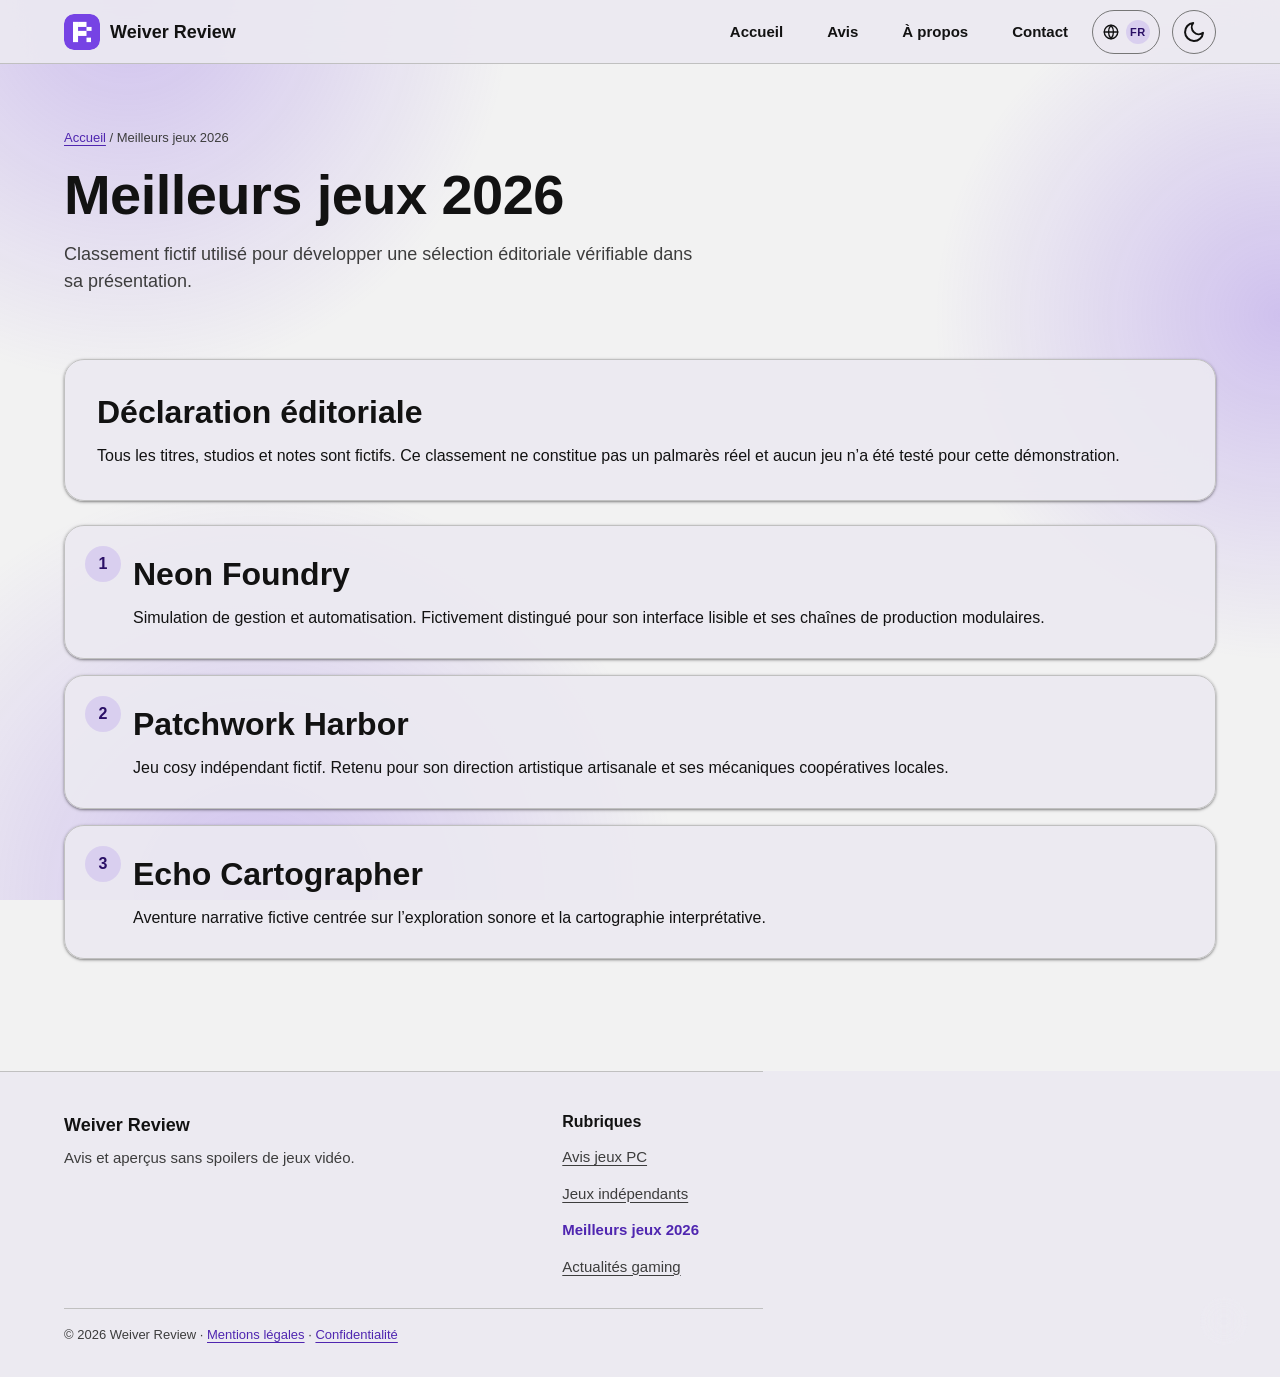
<file: meilleurs-jeux-2026.html>
<!DOCTYPE html>
<html lang="fr">
<head>
  <meta charset="utf-8">
  <meta name="viewport" content="width=device-width, initial-scale=1">
  <title>Meilleurs jeux 2026 : sélection fictive | Weiver Review</title>
  <meta name="description" content="Classement démonstratif des meilleurs jeux 2026 : sélection fictive, annonces illustratives et critères explicites.">
  <link rel="canonical" href="https://weiver-review.fr/meilleurs-jeux-2026.html">
  <link rel="icon" type="image/svg+xml" href="res/logo/logo.svg">
  <script>(function(){var t=null;try{t=localStorage.getItem('pixel-ledger-theme')}catch(e){}if(t!=='light'&&t!=='dark'){t=matchMedia('(prefers-color-scheme: dark)').matches?'dark':'light'}document.documentElement.dataset.theme=t})();</script>
  <link rel="stylesheet" href="res/css/global.css?v=20261118">
  <link rel="stylesheet" href="res/css/style.css?v=20261118">
  <script src="res/js/i18n.js?v=20261118" defer></script>
  <script src="res/js/script.js?v=20261118" defer></script>
</head>
<body>
  <a class="skip-link" href="#main">Aller au contenu principal</a>
  <header class="site-header"><div class="container site-header__inner">
    <a class="brand" href="/"><img class="brand__logo" src="res/logo/logo.svg" alt="" width="36" height="36"><span class="brand__name">Weiver Review</span></a>
    <button class="nav-toggle" type="button" aria-expanded="false" aria-controls="site-nav" aria-label="Menu principal" data-nav-toggle><span class="nav-toggle__bar"></span><span class="nav-toggle__bar"></span><span class="nav-toggle__bar"></span></button>
    <nav class="site-nav" id="site-nav" aria-label="Principal"><ul class="site-nav__list"><li><a class="site-nav__link" href="/">Accueil</a></li><li><a class="site-nav__link" href="review.html">Avis</a></li><li><a class="site-nav__link" href="aboutme.html">À propos</a></li><li><a class="site-nav__link" href="contact.html">Contact</a></li><li class="site-nav__tools"><button class="theme-toggle" type="button" data-theme-toggle aria-label="Basculer le thème"><svg class="theme-toggle__icon theme-toggle__icon--moon" viewBox="0 0 24 24" aria-hidden="true" focusable="false"><path d="M21 12.8A9 9 0 1 1 11.2 3a7 7 0 0 0 9.8 9.8z"/></svg><svg class="theme-toggle__icon theme-toggle__icon--sun" viewBox="0 0 24 24" aria-hidden="true" focusable="false"><circle cx="12" cy="12" r="4"/><path d="M12 2v2M12 20v2M4.9 4.9l1.4 1.4M17.7 17.7l1.4 1.4M2 12h2M20 12h2M4.9 19.1l1.4-1.4M17.7 6.3l1.4-1.4"/></svg><span class="theme-toggle__label" data-theme-label>Basculer le thème</span></button></li></ul></nav>
  </div></header>
  <main id="main" tabindex="-1">
    <section class="page-hero"><div class="container"><nav class="breadcrumb" aria-label="Fil d’Ariane"><a href="/">Accueil</a><span aria-hidden="true"> / </span><span aria-current="page">Meilleurs jeux 2026</span></nav><h1>Meilleurs jeux 2026</h1><p class="page-hero__lead">Classement fictif utilisé pour développer une sélection éditoriale vérifiable dans sa présentation.</p></div></section>
    <section class="section"><div class="container">
      <aside class="panel topic-notice"><h2>Déclaration éditoriale</h2><p>Tous les titres, studios et notes sont fictifs. Ce classement ne constitue pas un palmarès réel et aucun jeu n’a été testé pour cette démonstration.</p></aside>
      <ol class="ranked-list">
        <li class="topic-card"><h2>Neon Foundry</h2><p>Simulation de gestion et automatisation. Fictivement distingué pour son interface lisible et ses chaînes de production modulaires.</p></li>
        <li class="topic-card"><h2>Patchwork Harbor</h2><p>Jeu cosy indépendant fictif. Retenu pour son direction artistique artisanale et ses mécaniques coopératives locales.</p></li>
        <li class="topic-card"><h2>Echo Cartographer</h2><p>Aventure narrative fictive centrée sur l’exploration sonore et la cartographie interprétative.</p></li>
      </ol>
    </div></section>
  </main>
  <footer class="site-footer"><div class="container site-footer__inner"><div class="site-footer__about"><p class="site-footer__brand">Weiver Review</p><p>Avis et aperçus sans spoilers de jeux vidéo.</p></div><div><h2 class="site-footer__title">Rubriques</h2><ul class="site-footer__list"><li><a href="avis-jeux-pc.html">Avis jeux PC</a></li><li><a href="jeux-independants.html">Jeux indépendants</a></li><li><span aria-current="page">Meilleurs jeux 2026</span></li><li><a href="actualites-gaming.html">Actualités gaming</a></li></ul></div></div><p class="container site-footer__legal">&copy; 2026 Weiver Review · <a href="mentions.html">Mentions légales</a> · <a href="privacy.html">Confidentialité</a></p></footer>
</body>
</html>
</file>
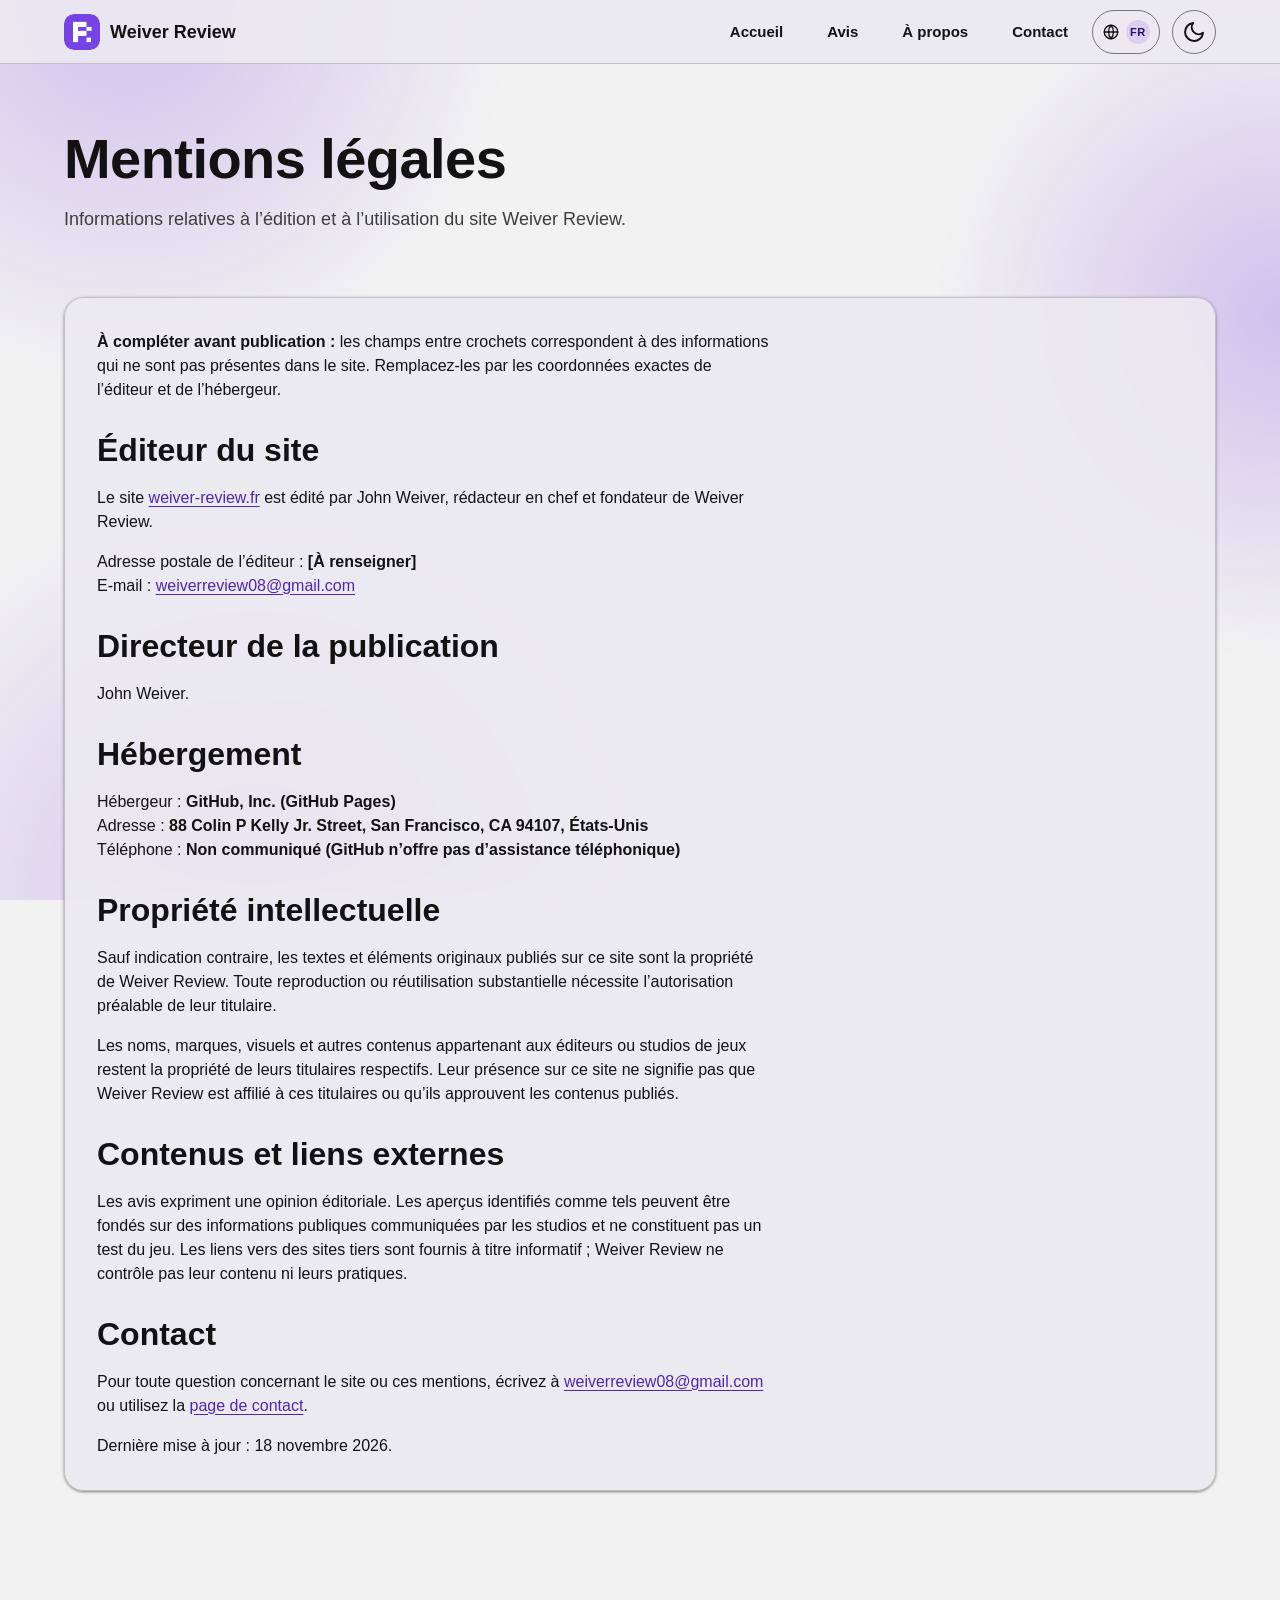
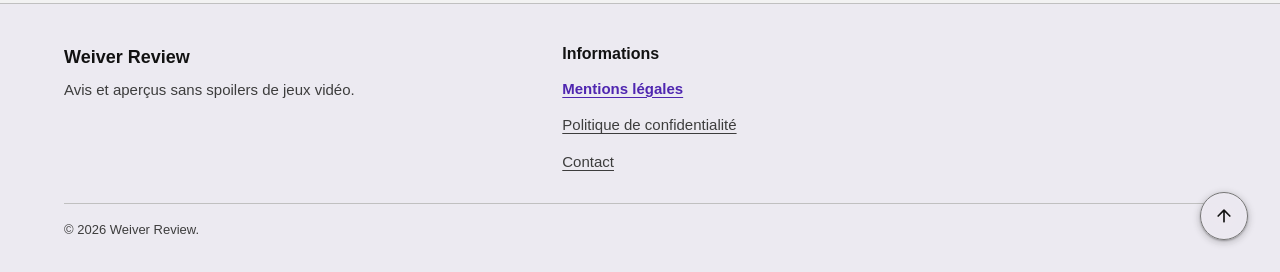
<file: mentions.html>
<!DOCTYPE html>
<html lang="fr">
<head>
    <meta charset="utf-8">
    <meta name="viewport" content="width=device-width, initial-scale=1">
    <meta name="color-scheme" content="light dark">
    <title>Mentions légales | Weiver Review</title>
    <meta name="description" content="Mentions légales du site Weiver Review : édition, publication, hébergement et propriété intellectuelle.">
    <link rel="canonical" href="https://weiver-review.fr/mentions.html">
    <link rel="icon" type="image/svg+xml" href="res/logo/logo.svg">
    <script>
        (function () {
            var theme = null;
            try { theme = window.localStorage.getItem('pixel-ledger-theme'); } catch (e) {}
            if (theme !== 'light' && theme !== 'dark') {
                theme = window.matchMedia && window.matchMedia('(prefers-color-scheme: dark)').matches ? 'dark' : 'light';
            }
            document.documentElement.setAttribute('data-theme', theme);
        })();
    </script>
    <link rel="stylesheet" href="res/css/global.css?v=20261118">
    <link rel="stylesheet" href="res/css/style.css?v=20261118">
    <script src="res/js/i18n.js?v=20261118" defer></script>
    <script src="res/js/script.js?v=20261118" defer></script>
</head>
<body>
    <a class="skip-link" href="#main">Aller au contenu principal</a>

    <header class="site-header">
        <div class="container site-header__inner">
            <a class="brand" href="/">
                <img class="brand__logo" src="res/logo/logo.svg" alt="" width="36" height="36">
                <span class="brand__name">Weiver Review</span>
            </a>
            <button class="nav-toggle" type="button" aria-expanded="false" aria-controls="site-nav" aria-label="Menu principal" data-nav-toggle>
                <span class="nav-toggle__bar" aria-hidden="true"></span>
                <span class="nav-toggle__bar" aria-hidden="true"></span>
                <span class="nav-toggle__bar" aria-hidden="true"></span>
            </button>
            <nav class="site-nav" id="site-nav" aria-label="Principal">
                <ul class="site-nav__list">
                    <li><a class="site-nav__link" href="/">Accueil</a></li>
                    <li><a class="site-nav__link" href="review.html">Avis</a></li>
                    <li><a class="site-nav__link" href="aboutme.html">À propos</a></li>
                    <li><a class="site-nav__link" href="contact.html">Contact</a></li>
                    <li class="site-nav__tools">
                        <button class="theme-toggle" type="button" data-theme-toggle>
                            <svg class="theme-toggle__icon theme-toggle__icon--moon" viewBox="0 0 24 24" aria-hidden="true" focusable="false"><path d="M21 12.8A9 9 0 1 1 11.2 3a7 7 0 0 0 9.8 9.8z"/></svg>
                            <svg class="theme-toggle__icon theme-toggle__icon--sun" viewBox="0 0 24 24" aria-hidden="true" focusable="false"><circle cx="12" cy="12" r="4"/><path d="M12 2v2M12 20v2M4.9 4.9l1.4 1.4M17.7 17.7l1.4 1.4M2 12h2M20 12h2M4.9 19.1l1.4-1.4M17.7 6.3l1.4-1.4"/></svg>
                            <span class="theme-toggle__label" data-theme-label>Basculer le thème</span>
                        </button>
                    </li>
                </ul>
            </nav>
        </div>
    </header>

    <main id="main" tabindex="-1">
        <section class="page-hero">
            <div class="container">
                <h1>Mentions légales</h1>
                <p class="page-hero__lead">Informations relatives à l’édition et à l’utilisation du site Weiver Review.</p>
            </div>
        </section>

        <section class="section">
            <div class="container">
                <article class="panel prose">
                    <p><strong>À compléter avant publication :</strong> les champs entre crochets correspondent à des informations qui ne sont pas présentes dans le site. Remplacez-les par les coordonnées exactes de l’éditeur et de l’hébergeur.</p>

                    <h2>Éditeur du site</h2>
                    <p>Le site <a href="https://weiver-review.fr/">weiver-review.fr</a> est édité par John Weiver, rédacteur en chef et fondateur de Weiver Review.</p>
                    <p>Adresse postale de l’éditeur : <strong>[À renseigner]</strong><br>
                    E-mail : <a href="mailto:weiverreview08@gmail.com">weiverreview08@gmail.com</a></p>

                    <h2>Directeur de la publication</h2>
                    <p>John Weiver.</p>

                    <h2>Hébergement</h2>
                    <p>Hébergeur : <strong>GitHub, Inc. (GitHub Pages)</strong><br>
                    Adresse : <strong>88 Colin P Kelly Jr. Street, San Francisco, CA 94107, États-Unis</strong><br>
                    Téléphone : <strong>Non communiqué (GitHub n’offre pas d’assistance téléphonique)</strong></p>

                    <h2>Propriété intellectuelle</h2>
                    <p>Sauf indication contraire, les textes et éléments originaux publiés sur ce site sont la propriété de Weiver Review. Toute reproduction ou réutilisation substantielle nécessite l’autorisation préalable de leur titulaire.</p>
                    <p>Les noms, marques, visuels et autres contenus appartenant aux éditeurs ou studios de jeux restent la propriété de leurs titulaires respectifs. Leur présence sur ce site ne signifie pas que Weiver Review est affilié à ces titulaires ou qu’ils approuvent les contenus publiés.</p>

                    <h2>Contenus et liens externes</h2>
                    <p>Les avis expriment une opinion éditoriale. Les aperçus identifiés comme tels peuvent être fondés sur des informations publiques communiquées par les studios et ne constituent pas un test du jeu. Les liens vers des sites tiers sont fournis à titre informatif ; Weiver Review ne contrôle pas leur contenu ni leurs pratiques.</p>

                    <h2>Contact</h2>
                    <p>Pour toute question concernant le site ou ces mentions, écrivez à <a href="mailto:weiverreview08@gmail.com">weiverreview08@gmail.com</a> ou utilisez la <a href="contact.html">page de contact</a>.</p>
                    <p>Dernière mise à jour : 18 novembre 2026.</p>
                </article>
            </div>
        </section>
    </main>

    <footer class="site-footer">
        <div class="container site-footer__inner">
            <div class="site-footer__about">
                <p class="site-footer__brand">Weiver Review</p>
                <p>Avis et aperçus sans spoilers de jeux vidéo.</p>
            </div>
            <div>
                <h2 class="site-footer__title">Informations</h2>
                <ul class="site-footer__list">
                    <li><a href="mentions.html" aria-current="page">Mentions légales</a></li>
                    <li><a href="privacy.html">Politique de confidentialité</a></li>
                    <li><a href="contact.html">Contact</a></li>
                </ul>
            </div>
        </div>
        <p class="container site-footer__legal">&copy; 2026 Weiver Review.</p>
    </footer>
</body>
</html>
</file>
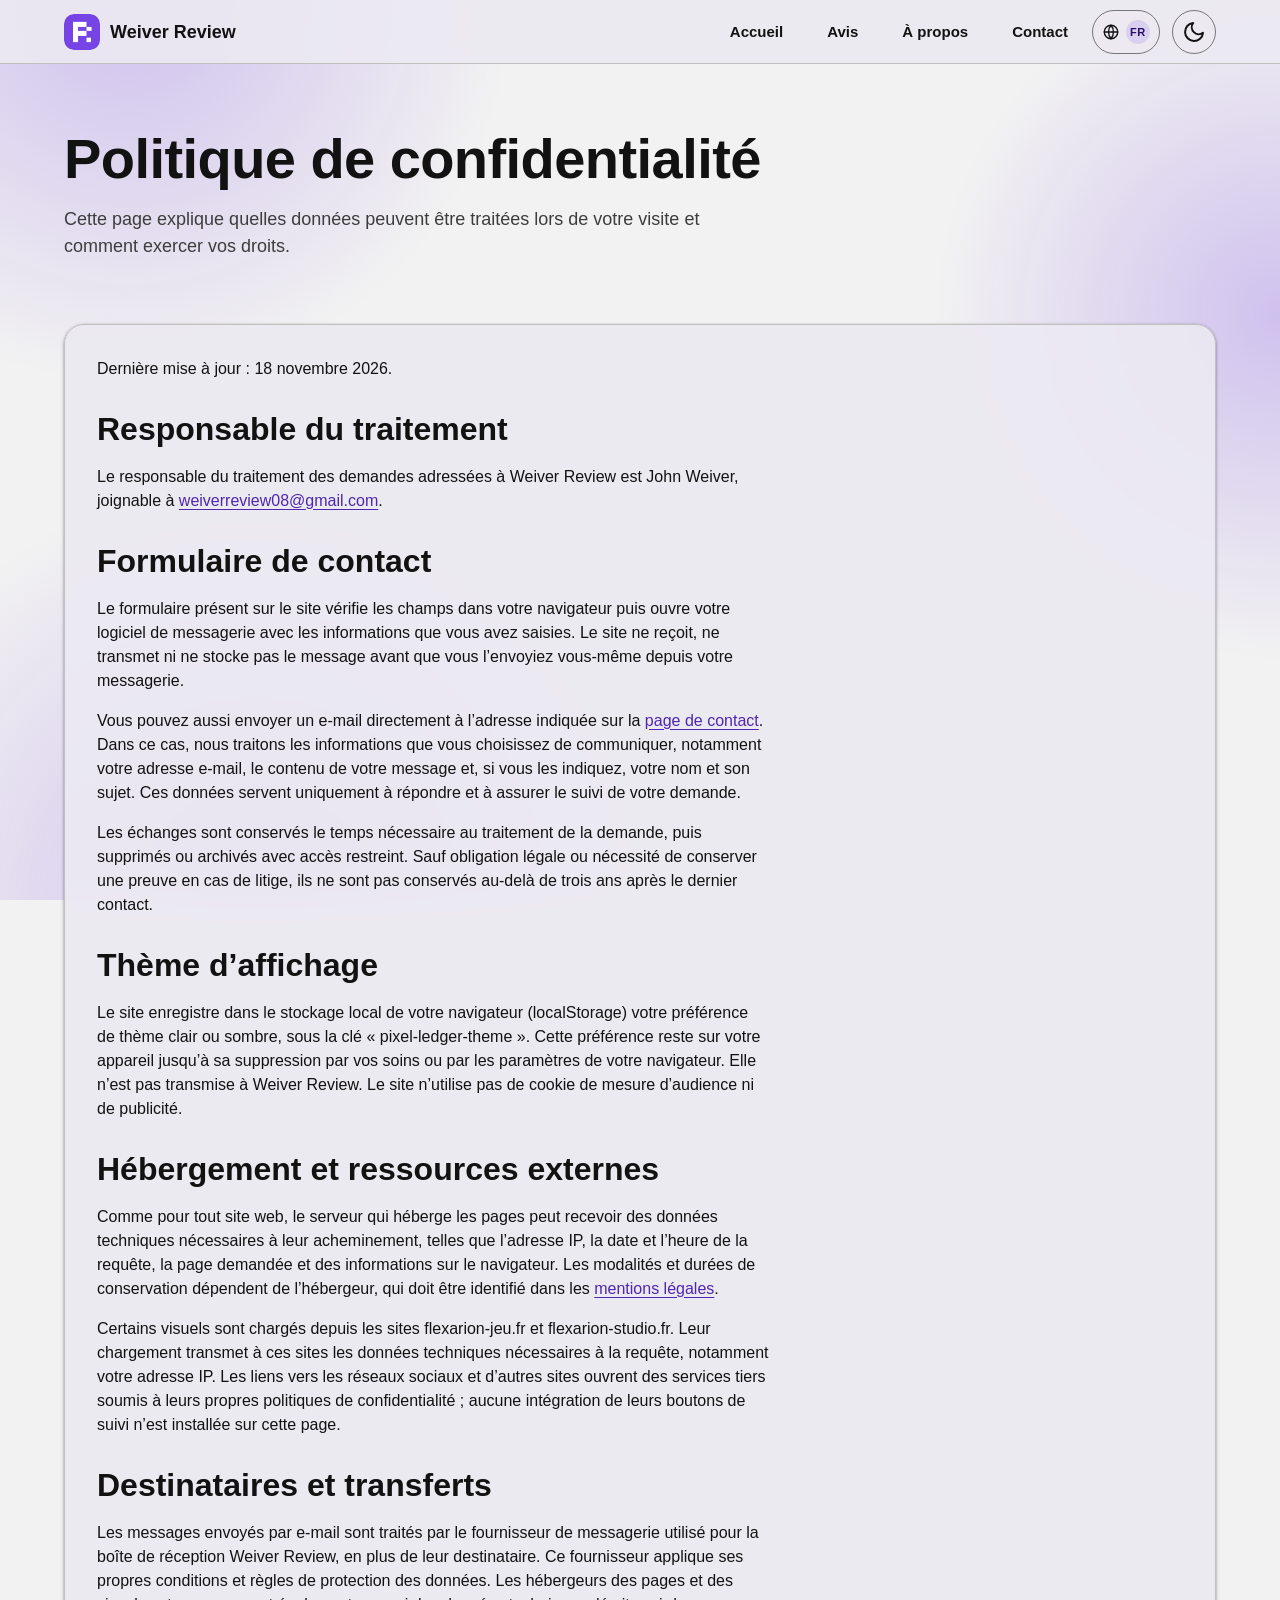
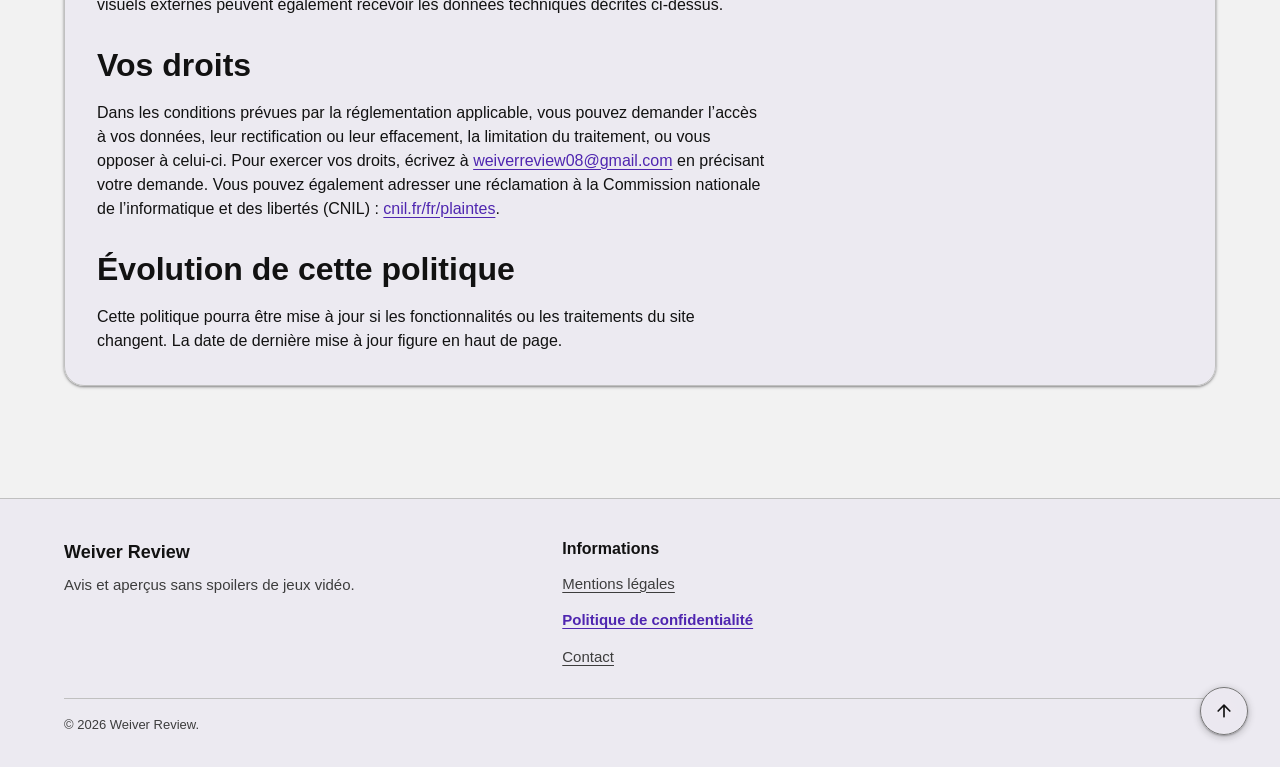
<file: privacy.html>
<!DOCTYPE html>
<html lang="fr">
<head>
    <meta charset="utf-8">
    <meta name="viewport" content="width=device-width, initial-scale=1">
    <meta name="color-scheme" content="light dark">
    <title>Politique de confidentialité | Weiver Review</title>
    <meta name="description" content="Découvrez les données éventuellement traitées lors de votre visite ou d'une prise de contact avec Weiver Review.">
    <link rel="canonical" href="https://weiver-review.fr/privacy.html">
    <link rel="icon" type="image/svg+xml" href="res/logo/logo.svg">
    <script>
        (function () {
            var theme = null;
            try { theme = window.localStorage.getItem('pixel-ledger-theme'); } catch (e) {}
            if (theme !== 'light' && theme !== 'dark') {
                theme = window.matchMedia && window.matchMedia('(prefers-color-scheme: dark)').matches ? 'dark' : 'light';
            }
            document.documentElement.setAttribute('data-theme', theme);
        })();
    </script>
    <link rel="stylesheet" href="res/css/global.css?v=20261118">
    <link rel="stylesheet" href="res/css/style.css?v=20261118">
    <script src="res/js/i18n.js?v=20261118" defer></script>
    <script src="res/js/script.js?v=20261118" defer></script>
</head>
<body>
    <a class="skip-link" href="#main">Aller au contenu principal</a>

    <header class="site-header">
        <div class="container site-header__inner">
            <a class="brand" href="/">
                <img class="brand__logo" src="res/logo/logo.svg" alt="" width="36" height="36">
                <span class="brand__name">Weiver Review</span>
            </a>
            <button class="nav-toggle" type="button" aria-expanded="false" aria-controls="site-nav" aria-label="Menu principal" data-nav-toggle>
                <span class="nav-toggle__bar" aria-hidden="true"></span>
                <span class="nav-toggle__bar" aria-hidden="true"></span>
                <span class="nav-toggle__bar" aria-hidden="true"></span>
            </button>
            <nav class="site-nav" id="site-nav" aria-label="Principal">
                <ul class="site-nav__list">
                    <li><a class="site-nav__link" href="/">Accueil</a></li>
                    <li><a class="site-nav__link" href="review.html">Avis</a></li>
                    <li><a class="site-nav__link" href="aboutme.html">À propos</a></li>
                    <li><a class="site-nav__link" href="contact.html">Contact</a></li>
                    <li class="site-nav__tools">
                        <button class="theme-toggle" type="button" data-theme-toggle>
                            <svg class="theme-toggle__icon theme-toggle__icon--moon" viewBox="0 0 24 24" aria-hidden="true" focusable="false"><path d="M21 12.8A9 9 0 1 1 11.2 3a7 7 0 0 0 9.8 9.8z"/></svg>
                              <svg class="theme-toggle__icon theme-toggle__icon--sun" viewBox="0 0 24 24" aria-hidden="true" focusable="false"><circle cx="12" cy="12" r="4"/><path d="M12 2v2M12 20v2M4.9 4.9l1.4 1.4M17.7 17.7l1.4 1.4M2 12h2M20 12h2M4.9 19.1l1.4-1.4M17.7 6.3l1.4-1.4"/></svg>
                            <span class="theme-toggle__label" data-theme-label>Basculer le thème</span>
                        </button>
                    </li>
                </ul>
            </nav>
        </div>
    </header>

    <main id="main" tabindex="-1">
        <section class="page-hero">
            <div class="container">
                <h1>Politique de confidentialité</h1>
                <p class="page-hero__lead">Cette page explique quelles données peuvent être traitées lors de votre visite et comment exercer vos droits.</p>
            </div>
        </section>

        <section class="section">
            <div class="container">
                <article class="panel prose">
                    <p>Dernière mise à jour : 18 novembre 2026.</p>

                    <h2>Responsable du traitement</h2>
                    <p>Le responsable du traitement des demandes adressées à Weiver Review est John Weiver, joignable à <a href="mailto:weiverreview08@gmail.com">weiverreview08@gmail.com</a>.</p>

                    <h2>Formulaire de contact</h2>
                    <p>Le formulaire présent sur le site vérifie les champs dans votre navigateur puis ouvre votre logiciel de messagerie avec les informations que vous avez saisies. Le site ne reçoit, ne transmet ni ne stocke pas le message avant que vous l’envoyiez vous-même depuis votre messagerie.</p>
                    <p>Vous pouvez aussi envoyer un e-mail directement à l’adresse indiquée sur la <a href="contact.html">page de contact</a>. Dans ce cas, nous traitons les informations que vous choisissez de communiquer, notamment votre adresse e-mail, le contenu de votre message et, si vous les indiquez, votre nom et son sujet. Ces données servent uniquement à répondre et à assurer le suivi de votre demande.</p>
                    <p>Les échanges sont conservés le temps nécessaire au traitement de la demande, puis supprimés ou archivés avec accès restreint. Sauf obligation légale ou nécessité de conserver une preuve en cas de litige, ils ne sont pas conservés au-delà de trois ans après le dernier contact.</p>

                    <h2>Thème d’affichage</h2>
                    <p>Le site enregistre dans le stockage local de votre navigateur (localStorage) votre préférence de thème clair ou sombre, sous la clé « pixel-ledger-theme ». Cette préférence reste sur votre appareil jusqu’à sa suppression par vos soins ou par les paramètres de votre navigateur. Elle n’est pas transmise à Weiver Review. Le site n’utilise pas de cookie de mesure d’audience ni de publicité.</p>

                    <h2>Hébergement et ressources externes</h2>
                    <p>Comme pour tout site web, le serveur qui héberge les pages peut recevoir des données techniques nécessaires à leur acheminement, telles que l’adresse IP, la date et l’heure de la requête, la page demandée et des informations sur le navigateur. Les modalités et durées de conservation dépendent de l’hébergeur, qui doit être identifié dans les <a href="mentions.html">mentions légales</a>.</p>
                    <p>Certains visuels sont chargés depuis les sites flexarion-jeu.fr et flexarion-studio.fr. Leur chargement transmet à ces sites les données techniques nécessaires à la requête, notamment votre adresse IP. Les liens vers les réseaux sociaux et d’autres sites ouvrent des services tiers soumis à leurs propres politiques de confidentialité ; aucune intégration de leurs boutons de suivi n’est installée sur cette page.</p>

                    <h2>Destinataires et transferts</h2>
                    <p>Les messages envoyés par e-mail sont traités par le fournisseur de messagerie utilisé pour la boîte de réception Weiver Review, en plus de leur destinataire. Ce fournisseur applique ses propres conditions et règles de protection des données. Les hébergeurs des pages et des visuels externes peuvent également recevoir les données techniques décrites ci-dessus.</p>

                    <h2>Vos droits</h2>
                    <p>Dans les conditions prévues par la réglementation applicable, vous pouvez demander l’accès à vos données, leur rectification ou leur effacement, la limitation du traitement, ou vous opposer à celui-ci. Pour exercer vos droits, écrivez à <a href="mailto:weiverreview08@gmail.com">weiverreview08@gmail.com</a> en précisant votre demande. Vous pouvez également adresser une réclamation à la Commission nationale de l’informatique et des libertés (CNIL) : <a href="https://www.cnil.fr/fr/plaintes" target="_blank" rel="noopener noreferrer">cnil.fr/fr/plaintes</a>.</p>

                    <h2>Évolution de cette politique</h2>
                    <p>Cette politique pourra être mise à jour si les fonctionnalités ou les traitements du site changent. La date de dernière mise à jour figure en haut de page.</p>
                </article>
            </div>
        </section>
    </main>

    <footer class="site-footer">
        <div class="container site-footer__inner">
            <div class="site-footer__about">
                <p class="site-footer__brand">Weiver Review</p>
                <p>Avis et aperçus sans spoilers de jeux vidéo.</p>
            </div>
            <div>
                <h2 class="site-footer__title">Informations</h2>
                <ul class="site-footer__list">
                    <li><a href="mentions.html">Mentions légales</a></li>
                    <li><a href="privacy.html" aria-current="page">Politique de confidentialité</a></li>
                    <li><a href="contact.html">Contact</a></li>
                </ul>
            </div>
        </div>
        <p class="container site-footer__legal">&copy; 2026 Weiver Review.</p>
    </footer>
</body>
</html>
</file>
<file: res/css/global.css>
/* ==========================================================================
   global.css
   Design tokens (Material Design 3 inspired), reset, typography,
   theme tokens and shared components: header, navigation, buttons, footer.
   Font: Arial only. Breakpoints: 600px and 1024px (mobile-first).
   ========================================================================== */

/* --------------------------------------------------------------------------
   1. Tokens that do not depend on the theme
   -------------------------------------------------------------------------- */
:root {
  color-scheme: light;

  /* Brand colour (identical in both themes) */
  --md-primary: #7643e4;
  --md-on-primary: #ffffff;           /* contrast on primary: 5.7:1 (AA) */
  --md-primary-hover: #683bc9;        /* primary mixed with 12% black */

  /* Shape scale */
  --md-shape-sm: 0.5rem;
  --md-shape-md: 0.75rem;
  --md-shape-lg: 1.25rem;
  --md-shape-full: 999px;

  /* Elevation (shadow part; the tint comes from the surface colours) */
  --md-elev-1: 0 1px 2px rgb(0 0 0 / 0.3), 0 1px 3px 1px rgb(0 0 0 / 0.15);
  --md-elev-2: 0 1px 2px rgb(0 0 0 / 0.3), 0 2px 6px 2px rgb(0 0 0 / 0.15);
  --md-elev-3: 0 4px 8px 3px rgb(0 0 0 / 0.15), 0 1px 3px rgb(0 0 0 / 0.3);

  /* Surface glass effect: 0.9 opacity + 20px blur (see components) */
  --md-surface-alpha: 0.9;
  --md-blur: 20px;

  /* State layers derived from the primary colour */
  --md-state-hover: rgb(118 67 228 / 0.12);

  /* Layout */
  --header-h: 4rem;
  --gutter: clamp(1rem, 4vw, 2rem);
  --container-max: 72rem;

  /* M3 type scale (fluid where it matters) */
  --md-display: clamp(2.25rem, 1.5rem + 3.6vw, 3.5rem);
  --md-headline: clamp(1.5rem, 1.2rem + 1.4vw, 2rem);
  --md-title-lg: clamp(1.125rem, 1.05rem + 0.4vw, 1.375rem);
  --md-title-md: 1rem;
  --md-body-lg: 1rem;
  --md-body-md: 0.9375rem;
  --md-label-lg: 0.9375rem;
  --md-label-md: 0.8125rem;
}

/* --------------------------------------------------------------------------
   2. Theme tokens
   Light is the base. The dark block overrides colour roles only.
   -------------------------------------------------------------------------- */
:root,
:root[data-theme="light"] {
  color-scheme: light;

  --md-bg: #f2f2f2;                    /* main background */
  --md-secondary: #c0c0c0;             /* secondary surfaces, borders, outlines */
  --md-surface-rgb: 236 233 241;       /* #f2f2f2 with a 5% primary tint */
  --md-on-surface: #121212;
  --md-on-surface-variant: #3d3d3d;
  --md-outline: #c0c0c0;
  --md-outline-strong: #767676;        /* form controls: >= 3:1 non-text contrast */

  --md-primary-text: #4f26b0;          /* primary as text/focus ring on light: >= 4.9:1 */
  --md-primary-container: #d9cfef;
  --md-on-primary-container: #2a0f66;
  --md-secondary-container: #c0c0c0;
  --md-on-secondary-container: #121212;

  --md-glow: rgb(118 67 228 / 0.28);   /* gradient behind the glass surfaces */
  --md-disabled-bg: rgb(18 18 18 / 0.12);
  --md-disabled-fg: rgb(18 18 18 / 0.38);
}

:root[data-theme="dark"] {
  color-scheme: dark;

  --md-bg: #0c0c0c;
  --md-secondary: #2f2f2f;
  --md-surface-rgb: 30 28 38;          /* #2f2f2f/#0c0c0c blend with a primary tint */
  --md-on-surface: #f2f2f2;
  --md-on-surface-variant: #c0c0c0;
  --md-outline: #2f2f2f;
  --md-outline-strong: #8a8a8a;

  --md-primary-text: #b498f0;          /* primary mixed with 45% white: 8:1 on #0c0c0c */
  --md-primary-container: #41345c;
  --md-on-primary-container: #e6dcfc;
  --md-secondary-container: #2f2f2f;
  --md-on-secondary-container: #f2f2f2;

  --md-primary-hover: #8152e6;         /* primary mixed with 8% white (white text 4.9:1) */
  --md-glow: rgb(118 67 228 / 0.34);
  --md-disabled-bg: rgb(242 242 242 / 0.12);
  --md-disabled-fg: rgb(242 242 242 / 0.38);
}

/* --------------------------------------------------------------------------
   3. Reset and base typography
   -------------------------------------------------------------------------- */
*,
*::before,
*::after {
  box-sizing: border-box;
}

html {
  -webkit-text-size-adjust: 100%;
  text-size-adjust: 100%;
  scroll-padding-top: calc(var(--header-h) + 1rem);
}

@media (prefers-reduced-motion: no-preference) {
  html {
    scroll-behavior: smooth;
  }
}

body {
  margin: 0;
  min-height: 100vh;
  min-height: 100dvh;
  display: flex;
  flex-direction: column;
  font-family: Arial, sans-serif;
  font-size: var(--md-body-lg);
  line-height: 1.5;
  color: var(--md-on-surface);
  background-color: var(--md-bg);
}

/* Soft gradient behind every page so the glass blur is visible */
body::before {
  content: "";
  position: fixed;
  inset: 0;
  z-index: -1;
  pointer-events: none;
  background:
    radial-gradient(40rem circle at 10% 0%, var(--md-glow), transparent 60%),
    radial-gradient(36rem circle at 100% 35%, var(--md-glow), transparent 60%),
    radial-gradient(44rem circle at 20% 100%, var(--md-glow), transparent 60%);
}

main {
  flex: 1 0 auto;
}

main:focus {
  outline: none;
}

h1,
h2,
h3,
h4,
p,
ul,
ol,
dl,
dd,
figure {
  margin: 0;
}

h1,
h2,
h3,
h4 {
  font-family: inherit;
  font-weight: 700;
  line-height: 1.2;
}

h1 {
  font-size: var(--md-display);
  line-height: 1.1;
  letter-spacing: -0.01em;
}

h2 {
  font-size: var(--md-headline);
  line-height: 1.25;
}

h3 {
  font-size: var(--md-title-lg);
  line-height: 1.3;
}

h4 {
  font-size: var(--md-title-md);
}

ul[role="list"],
.list-reset {
  list-style: none;
  padding: 0;
}

img,
svg {
  display: block;
  max-width: 100%;
}

a {
  color: var(--md-primary-text);
  text-underline-offset: 0.2em;
}

a:hover {
  text-decoration-thickness: 2px;
}

button,
input,
select,
textarea {
  font: inherit;
  color: inherit;
}

button {
  cursor: pointer;
}

/* Visible focus for every interactive element */
:focus-visible {
  outline: 3px solid var(--md-primary-text);
  outline-offset: 3px;
}

/* --------------------------------------------------------------------------
   4. Utilities
   -------------------------------------------------------------------------- */
.container {
  width: min(100% - 2 * var(--gutter), var(--container-max));
  margin-inline: auto;
}

.visually-hidden {
  position: absolute;
  width: 1px;
  height: 1px;
  margin: -1px;
  padding: 0;
  overflow: hidden;
  clip: rect(0 0 0 0);
  clip-path: inset(50%);
  white-space: nowrap;
  border: 0;
}

.skip-link {
  position: absolute;
  top: -4rem;
  left: 0.75rem;
  z-index: 1000;
  padding: 0.75rem 1.25rem;
  border-radius: var(--md-shape-full);
  background: var(--md-primary);
  color: var(--md-on-primary);
  font-weight: 700;
  text-decoration: none;
}

.skip-link:focus {
  top: 0.75rem;
}

/* --------------------------------------------------------------------------
   5. Buttons (M3: filled, tonal, outlined, text)
   -------------------------------------------------------------------------- */
.button {
  display: inline-flex;
  align-items: center;
  justify-content: center;
  gap: 0.5rem;
  min-height: 3rem;
  padding: 0.5rem 1.5rem;
  border: 1px solid transparent;
  border-radius: var(--md-shape-full);
  font-size: var(--md-label-lg);
  font-weight: 700;
  line-height: 1.2;
  text-align: center;
  text-decoration: none;
  transition: background-color 0.2s ease, box-shadow 0.2s ease;
}

.button--filled {
  background: var(--md-primary);
  color: var(--md-on-primary);
}

.button--filled:hover {
  background: var(--md-primary-hover);
  box-shadow: var(--md-elev-1);
  text-decoration: none;
}

.button--tonal {
  background: var(--md-primary-container);
  color: var(--md-on-primary-container);
}

.button--tonal:hover {
  box-shadow: var(--md-elev-1);
  text-decoration: none;
}

.button--outlined {
  border-color: var(--md-outline-strong);
  color: var(--md-primary-text);
}

.button--outlined:hover {
  background: var(--md-state-hover);
  text-decoration: none;
}

.button--text {
  min-height: 2.75rem;
  padding-inline: 0.75rem;
  color: var(--md-primary-text);
}

.button--text:hover {
  background: var(--md-state-hover);
  text-decoration: none;
}

.button:disabled,
.button[aria-disabled="true"] {
  background: var(--md-disabled-bg);
  color: var(--md-disabled-fg);
  box-shadow: none;
  cursor: not-allowed;
}

/* --------------------------------------------------------------------------
   6. Header and navigation
   The glass layer is a pseudo-element so the fixed drawer (a descendant of
   the header) is not trapped inside a backdrop-filter containing block.
   -------------------------------------------------------------------------- */
.site-header {
  position: sticky;
  top: 0;
  z-index: 100;
  isolation: isolate;
}

.site-header::before {
  content: "";
  position: absolute;
  inset: 0;
  z-index: -1;
  background: rgb(var(--md-surface-rgb) / var(--md-surface-alpha));
  -webkit-backdrop-filter: blur(var(--md-blur));
  backdrop-filter: blur(var(--md-blur));
  border-bottom: 1px solid var(--md-outline);
}

.site-header__inner {
  display: flex;
  align-items: center;
  justify-content: space-between;
  gap: 1rem;
  min-height: var(--header-h);
}

/* Brand */
.brand {
  display: inline-flex;
  align-items: center;
  gap: 0.625rem;
  min-height: 3rem;
  color: var(--md-on-surface);
  font-size: 1.125rem;
  font-weight: 700;
  text-decoration: none;
}

.brand:hover {
  text-decoration: none;
}

.brand__logo {
  width: 2.25rem;
  height: 2.25rem;
  border-radius: 0.625rem;
}

/* Hamburger button (< 1024px) */
.nav-toggle {
  position: relative;
  flex: none;
  width: 3rem;
  height: 3rem;
  padding: 0;
  border: 0;
  border-radius: var(--md-shape-full);
  background: transparent;
  color: var(--md-on-surface);
}

.nav-toggle:hover {
  background: var(--md-state-hover);
}

.nav-toggle__bar {
  position: absolute;
  left: 0.75rem;
  width: 1.5rem;
  height: 2px;
  border-radius: 2px;
  background: currentColor;
  transition: transform 0.25s ease, opacity 0.2s ease;
}

.nav-toggle__bar:nth-child(1) {
  top: 1.0625rem;
}

.nav-toggle__bar:nth-child(2) {
  top: 1.4375rem;
}

.nav-toggle__bar:nth-child(3) {
  top: 1.8125rem;
}

.nav-toggle[aria-expanded="true"] .nav-toggle__bar:nth-child(1) {
  transform: translateY(0.375rem) rotate(45deg);
}

.nav-toggle[aria-expanded="true"] .nav-toggle__bar:nth-child(2) {
  opacity: 0;
}

.nav-toggle[aria-expanded="true"] .nav-toggle__bar:nth-child(3) {
  transform: translateY(-0.375rem) rotate(-45deg);
}

/* Drawer (mobile): slides in from the right under the header */
.site-nav {
  position: fixed;
  top: var(--header-h);
  right: 0;
  bottom: 0;
  width: min(20rem, 85vw);
  padding: 1rem;
  overflow-y: auto;
  background: rgb(var(--md-surface-rgb) / var(--md-surface-alpha));
  -webkit-backdrop-filter: blur(var(--md-blur));
  backdrop-filter: blur(var(--md-blur));
  border-inline-start: 1px solid var(--md-outline);
  box-shadow: var(--md-elev-3);
  transform: translateX(100%);
  visibility: hidden;
  transition: transform 0.25s ease, visibility 0s linear 0.25s;
}

.site-nav.is-open {
  transform: none;
  visibility: visible;
  transition: transform 0.25s ease, visibility 0s;
}

.site-nav__list {
  display: flex;
  flex-direction: column;
  gap: 0.25rem;
  margin: 0;
  padding: 0;
  list-style: none;
}

.site-nav__link {
  display: flex;
  align-items: center;
  min-height: 3rem;
  padding: 0 1.25rem;
  border-radius: var(--md-shape-full);
  color: var(--md-on-surface);
  font-size: var(--md-label-lg);
  font-weight: 700;
  text-decoration: none;
}

.site-nav__link:hover {
  background: var(--md-state-hover);
  text-decoration: none;
}

.site-nav__link[aria-current="page"] {
  background: var(--md-primary-container);
  color: var(--md-on-primary-container);
}

.site-nav__tools {
  margin-top: 0.75rem;
  padding-top: 0.75rem;
  border-top: 1px solid var(--md-outline);
}

.site-nav__language {
  display: flex;
  align-items: center;
  margin-top: 0.75rem;
  padding: 0.25rem 1.25rem;
}

.language-toggle {
  display: flex;
  align-items: center;
  justify-content: flex-start;
  gap: 0.5rem;
  width: 100%;
  min-height: 3rem;
  padding: 0 0.875rem;
  border: 1px solid var(--md-outline-strong);
  border-radius: var(--md-shape-full);
  background: rgb(var(--md-surface-rgb) / 0.72);
  color: var(--md-on-surface);
  font-family: inherit;
  font-size: var(--md-label-md);
  font-weight: 700;
  cursor: pointer;
  transition: border-color 0.2s ease, background 0.2s ease, transform 0.2s ease;
}

.language-toggle:hover {
  background: var(--md-state-hover);
  border-color: var(--md-primary-text);
  transform: translateY(-1px);
}

.language-toggle__icon {
  width: 1.25rem;
  height: 1.25rem;
  flex: none;
  fill: none;
  stroke: currentColor;
  stroke-width: 1.8;
  stroke-linecap: round;
  stroke-linejoin: round;
}

.language-toggle__code {
  display: inline-grid;
  width: 1.75rem;
  height: 1.75rem;
  place-items: center;
  border-radius: 50%;
  background: var(--md-primary-container);
  color: var(--md-on-primary-container);
  font-size: 0.6875rem;
  line-height: 1;
  letter-spacing: 0.04em;
}

.language-toggle__label {
  cursor: pointer;
}

/* Theme toggle: shows a moon in light mode, a sun in dark mode */
.theme-toggle {
  display: flex;
  align-items: center;
  justify-content: flex-start;
  gap: 0.75rem;
  width: 100%;
  min-height: 3rem;
  padding: 0 1.25rem;
  border: 1px solid var(--md-outline-strong);
  border-radius: var(--md-shape-full);
  background: rgb(var(--md-surface-rgb) / 0.72);
  color: var(--md-on-surface);
  font-size: var(--md-label-lg);
  font-weight: 700;
  cursor: pointer;
  transition: border-color 0.2s ease, background 0.2s ease, transform 0.2s ease;
}

.theme-toggle:hover {
  background: var(--md-state-hover);
  border-color: var(--md-primary-text);
  transform: translateY(-1px);
}

.theme-toggle__icon {
  flex: none;
  width: 1.5rem;
  height: 1.5rem;
  fill: none;
  stroke: currentColor;
  stroke-width: 2;
  stroke-linecap: round;
  stroke-linejoin: round;
}

.theme-toggle__icon--sun,
:root[data-theme="dark"] .theme-toggle__icon--moon {
  display: none;
}

:root[data-theme="dark"] .theme-toggle__icon--sun {
  display: block;
}

/* Desktop (>= 1024px): horizontal top bar, no hamburger */
@media (min-width: 1024px) {
  .nav-toggle {
    display: none;
  }

  .site-nav {
    position: static;
    width: auto;
    margin-inline-start: auto;
    padding: 0;
    overflow: visible;
    background: none;
    -webkit-backdrop-filter: none;
    backdrop-filter: none;
    border: 0;
    box-shadow: none;
    transform: none;
    visibility: visible;
    transition: none;
  }

  .site-nav__list {
    flex-direction: row;
    align-items: center;
    gap: 0.25rem;
  }

  .site-nav__tools {
    margin: 0 0 0 0.5rem;
    padding: 0;
    border: 0;
  }

  .site-nav__language {
    display: flex;
    margin: 0;
    padding: 0;
  }

  .language-toggle {
    justify-content: center;
    width: 4.25rem;
    min-height: 2.75rem;
    padding: 0;
  }

  .language-toggle__label {
    position: absolute;
    width: 1px;
    height: 1px;
    margin: -1px;
    overflow: hidden;
    clip: rect(0 0 0 0);
  }

  .language-toggle__icon {
    display: block;
  }

  .theme-toggle {
    justify-content: center;
    width: 2.75rem;
    min-height: 2.75rem;
    padding: 0;
    border-radius: 50%;
  }

  /* Label stays available to screen readers */
  .theme-toggle__label {
    position: absolute;
    width: 1px;
    height: 1px;
    margin: -1px;
    overflow: hidden;
    clip: rect(0 0 0 0);
    clip-path: inset(50%);
    white-space: nowrap;
  }
}

/* --------------------------------------------------------------------------
   7. Footer
   -------------------------------------------------------------------------- */
.site-footer {
  margin-top: clamp(2rem, 5vw, 4rem);
  background: rgb(var(--md-surface-rgb) / var(--md-surface-alpha));
  -webkit-backdrop-filter: blur(var(--md-blur));
  backdrop-filter: blur(var(--md-blur));
  border-top: 1px solid var(--md-outline);
  color: var(--md-on-surface-variant);
  font-size: var(--md-body-md);
}

.site-footer__inner {
  display: grid;
  gap: 2rem;
  padding-block: 2.5rem 1.5rem;
}

.site-footer__brand {
  margin-bottom: 0.5rem;
  color: var(--md-on-surface);
  font-size: 1.125rem;
  font-weight: 700;
}

.site-footer__title {
  margin-bottom: 0.5rem;
  color: var(--md-on-surface);
  font-size: var(--md-title-md);
}

.site-footer__list {
  display: grid;
  gap: 0.125rem;
  margin: 0;
  padding: 0;
  list-style: none;
}

.site-footer__list a {
  display: inline-block;
  padding-block: 0.375rem;
  color: var(--md-on-surface-variant);
}

.site-footer__list a:hover {
  color: var(--md-primary-text);
}

.site-footer__list [aria-current="page"] {
  display: inline-block;
  padding-block: 0.375rem;
  color: var(--md-primary-text);
  font-weight: 700;
}

.site-footer__legal {
  padding-block: 1rem 2rem;
  border-top: 1px solid var(--md-outline);
  font-size: var(--md-label-md);
}

.site-footer__top {
  position: fixed;
  right: clamp(1rem, 3vw, 2rem);
  bottom: clamp(1rem, 3vw, 2rem);
  z-index: 90;
  display: grid;
  width: 3rem;
  height: 3rem;
  place-items: center;
  border: 1px solid var(--md-outline-strong);
  border-radius: 50%;
  background: rgb(var(--md-surface-rgb) / 0.94);
  -webkit-backdrop-filter: blur(var(--md-blur));
  backdrop-filter: blur(var(--md-blur));
  box-shadow: var(--md-elev-2);
  color: var(--md-on-surface);
  text-decoration: none;
  transition: transform 0.2s ease, border-color 0.2s ease, background 0.2s ease;
}

.site-footer__top:hover {
  border-color: var(--md-primary-text);
  background: var(--md-primary-container);
  color: var(--md-on-primary-container);
  text-decoration: none;
  transform: translateY(-3px);
}

.site-footer__top-icon {
  width: 1.25rem;
  height: 1.25rem;
  fill: none;
  stroke: currentColor;
  stroke-width: 2;
  stroke-linecap: round;
  stroke-linejoin: round;
}

@media (min-width: 600px) {
  .site-footer__inner {
    grid-template-columns: repeat(2, 1fr);
  }

  .site-footer__about {
    grid-column: 1 / -1;
  }
}

@media (min-width: 1024px) {
  .site-footer__inner {
    grid-template-columns: 1.5fr 1fr 1fr;
  }

  .site-footer__about {
    grid-column: auto;
  }
}

@media (min-width: 1024px) {
  .site-nav__language {
    margin: 0;
    padding: 0;
  }

  .site-nav__language .language-toggle {
    width: 4.25rem;
    min-height: 2.75rem;
    justify-content: center;
    gap: 0.35rem;
    padding: 0.25rem 0.5rem;
    border-radius: 999px;
  }

  .site-nav__language .language-toggle__label {
    display: none;
  }

  .site-nav__language .language-toggle__icon {
    width: 1.125rem;
    height: 1.125rem;
  }

  .site-nav__language .language-toggle__code {
    width: 1.5rem;
    height: 1.5rem;
  }
}

/* --------------------------------------------------------------------------
   8. Reduced motion
   -------------------------------------------------------------------------- */
@media (prefers-reduced-motion: reduce) {
  *,
  *::before,
  *::after {
    animation-duration: 0.01ms !important;
    animation-iteration-count: 1 !important;
    transition-duration: 0.01ms !important;
    transition-delay: 0s !important;
    scroll-behavior: auto !important;
  }
}
</file>
<file: res/css/style.css>
/* ==========================================================================
   style.css
   Mises en page et composants par page : hero, cartes, avis, à propos, contact.
   S'appuie sur les tokens définis dans global.css.
   ========================================================================== */

/* --------------------------------------------------------------------------
   1. Surfaces vitrées (cartes, panneaux, mise en avant, appel à l'action)
   Fond à 0,9 d'opacité + flou de 20px sur le dégradé de la page.
   -------------------------------------------------------------------------- */
.card,
.panel,
.spotlight,
.cta {
  background: rgb(var(--md-surface-rgb) / var(--md-surface-alpha));
  -webkit-backdrop-filter: blur(var(--md-blur));
  backdrop-filter: blur(var(--md-blur));
  border: 1px solid var(--md-outline);
  border-radius: var(--md-shape-lg);
  box-shadow: var(--md-elev-1);
}

.panel {
  padding: clamp(1.25rem, 3vw, 2rem);
}

/* --------------------------------------------------------------------------
   2. Éléments partagés : sections, puces, notes
   -------------------------------------------------------------------------- */
.section {
  padding-block: clamp(1.5rem, 4vw, 3rem);
}

.section__header {
  display: flex;
  flex-wrap: wrap;
  align-items: flex-end;
  justify-content: space-between;
  gap: 0.5rem 1.5rem;
  margin-bottom: 1.5rem;
}

.page-hero {
  padding-block: clamp(2rem, 6vw, 4rem) clamp(0.5rem, 2vw, 1rem);
}

.page-hero__lead {
  max-width: 40rem;
  margin-top: 1rem;
  color: var(--md-on-surface-variant);
  font-size: clamp(1rem, 0.95rem + 0.25vw, 1.125rem);
}

.breadcrumb {
  margin-bottom: 1rem;
  color: var(--md-on-surface-variant);
  font-size: var(--md-label-md);
}

.review-method {
  display: grid;
  gap: 0.75rem;
  margin-bottom: 1.5rem;
}

.topic-notice {
  display: grid;
  gap: 0.75rem;
  margin-bottom: 1.5rem;
}

.topic-list,
.ranked-list,
.news-list {
  display: grid;
  gap: 1rem;
  margin: 0;
  padding: 0;
  list-style: none;
}

.topic-card {
  display: grid;
  gap: 0.75rem;
  padding: clamp(1.25rem, 3vw, 1.75rem);
  border: 1px solid var(--md-outline);
  border-radius: var(--md-shape-lg);
  background: rgb(var(--md-surface-rgb) / var(--md-surface-alpha));
  box-shadow: var(--md-elev-1);
}

.topic-card__meta {
  display: flex;
  flex-wrap: wrap;
  gap: 0.5rem;
  color: var(--md-on-surface-variant);
  font-size: var(--md-label-md);
}

.ranked-list {
  counter-reset: ranking;
}

.ranked-list li {
  counter-increment: ranking;
  position: relative;
  padding-left: 4.25rem;
}

.ranked-list li::before {
  content: counter(ranking);
  position: absolute;
  left: 1.25rem;
  top: 1.25rem;
  display: grid;
  width: 2.25rem;
  height: 2.25rem;
  place-items: center;
  border-radius: 50%;
  background: var(--md-primary-container);
  color: var(--md-on-primary-container);
  font-weight: 700;
}

.news-list time {
  color: var(--md-on-surface-variant);
  font-size: var(--md-label-md);
}

.chip {
  display: inline-flex;
  align-items: center;
  min-height: 1.75rem;
  padding: 0.125rem 0.75rem;
  border-radius: var(--md-shape-full);
  background: var(--md-secondary-container);
  color: var(--md-on-secondary-container);
  font-size: var(--md-label-md);
  font-weight: 700;
  line-height: 1.2;
}

.chip--tonal {
  background: var(--md-primary-container);
  color: var(--md-on-primary-container);
}

/* --------------------------------------------------------------------------
   3. Accueil : hero
   -------------------------------------------------------------------------- */
.hero {
  position: relative;
  isolation: isolate;
  padding-block: clamp(2rem, 7vw, 5rem);
}

/* Soft glow that follows the pointer (set by index.js) */
.hero::after {
  content: "";
  position: absolute;
  inset: 0;
  z-index: -1;
  pointer-events: none;
  background: radial-gradient(
    28rem circle at var(--hero-x, 75%) var(--hero-y, 30%),
    var(--md-glow),
    transparent 65%
  );
}

.hero__inner {
  display: grid;
  gap: clamp(1.5rem, 5vw, 3rem);
  align-items: center;
}

.hero__text {
  display: grid;
  justify-items: start;
  gap: 1.25rem;
}

.hero__lead {
  max-width: 36rem;
  color: var(--md-on-surface-variant);
  font-size: clamp(1rem, 0.95rem + 0.3vw, 1.25rem);
}

.hero__actions {
  display: flex;
  flex-wrap: wrap;
  gap: 0.75rem;
}

.spotlight {
  display: grid;
  justify-items: center;
  gap: 1rem;
  padding: clamp(1.25rem, 4vw, 2rem);
  text-align: center;
}

.spotlight__label {
  color: var(--md-on-surface-variant);
  font-size: var(--md-label-lg);
  letter-spacing: 0.04em;
  text-transform: uppercase;
}

.controller {
  width: min(100%, 15rem);
  height: auto;
}

.controller__body {
  fill: var(--md-primary);
}

.controller__detail {
  fill: #ffffff;
}

.spotlight__title {
  font-size: var(--md-title-lg);
}

/* Circular score indicator drawn with a conic gradient */
.score-ring {
  position: relative;
  display: grid;
  place-items: center;
  width: 6rem;
  aspect-ratio: 1;
  border-radius: 50%;
  background: conic-gradient(var(--md-primary) calc(var(--value, 0) * 1%), var(--md-secondary) 0);
}

.score-ring::before {
  content: "";
  position: absolute;
  inset: 0.5rem;
  border-radius: 50%;
  background: rgb(var(--md-surface-rgb));
}

.score-ring__text {
  position: relative;
  color: var(--md-on-surface);
  font-size: 1.75rem;
  font-weight: 700;
  line-height: 1;
}

.score-ring__text small {
  color: var(--md-on-surface-variant);
  font-size: 0.75rem;
  font-weight: 400;
}

@media (min-width: 1024px) {
  .hero__inner {
    grid-template-columns: 1.25fr 1fr;
  }
}

/* --------------------------------------------------------------------------
   4. Cards and review grid
   -------------------------------------------------------------------------- */
.card-grid {
  display: grid;
  grid-template-columns: 1fr;
  gap: 1.25rem;
}

@media (min-width: 600px) {
  .card-grid {
    grid-template-columns: repeat(2, 1fr);
  }
}

@media (min-width: 1024px) {
  .card-grid {
    grid-template-columns: repeat(3, 1fr);
    gap: 1.5rem;
  }
}

.card {
  display: flex;
  flex-direction: column;
  overflow: hidden;
  transition: box-shadow 0.25s ease, transform 0.25s ease;
}

.card:hover {
  box-shadow: var(--md-elev-2);
}

.card:target {
  outline: 3px solid var(--md-primary-text);
  outline-offset: 3px;
}

/* Cover placeholder: CSS gradient + inline SVG motif */
.card__cover {
  position: relative;
  aspect-ratio: 16 / 9;
  background: linear-gradient(135deg, var(--cover-a, #7643e4), var(--cover-b, #1f1147));
}

.card__art {
  position: absolute;
  inset: 0;
  width: 100%;
  height: 100%;
  object-fit: cover;
  color: rgb(255 255 255 / 0.85);
}

.card__cover--4 { --cover-a: #2f2f2f; --cover-b: #7643e4; }

.card__score {
  position: absolute;
  top: 0.75rem;
  right: 0.75rem;
  display: flex;
  align-items: baseline;
  gap: 0.125rem;
  padding: 0.25rem 0.75rem;
  border-radius: var(--md-shape-full);
  background: rgb(var(--md-surface-rgb) / var(--md-surface-alpha));
  -webkit-backdrop-filter: blur(var(--md-blur));
  backdrop-filter: blur(var(--md-blur));
  box-shadow: var(--md-elev-1);
  color: var(--md-on-surface-variant);
  font-size: 0.75rem;
  line-height: 1.4;
}

.card__score strong {
  color: var(--md-primary-text);
  font-size: 1.25rem;
}

.card__body {
  display: flex;
  flex: 1;
  flex-direction: column;
  gap: 0.875rem;
  padding: 1.25rem;
}

.section[aria-label="Avis"] .card__body {
  gap: 0.625rem;
  padding: 1rem;
}

.card__meta {
  display: flex;
  flex-wrap: wrap;
  gap: 0.5rem;
  margin: 0;
  padding: 0;
  list-style: none;
}

.card__comment {
  color: var(--md-on-surface-variant);
  font-size: var(--md-body-md);
}

.card__link {
  align-self: flex-start;
  margin: auto 0 -0.5rem -0.75rem;
}

.card--crow-master .card__cover {
  background: linear-gradient(135deg, #08090d, #2d2d34);
}

.card__cover--crow {
  --cover-a: #0d1117;
  --cover-b: #454a56;
}

.card__toggle {
  align-self: flex-start;
}

.modal {
  position: fixed;
  inset: 0;
  z-index: 1000;
  display: flex;
  align-items: center;
  justify-content: center;
  padding: 1rem;
  opacity: 0;
  pointer-events: none;
  transition: opacity 0.2s ease;
}

.modal.is-visible {
  opacity: 1;
  pointer-events: auto;
}

.modal__backdrop {
  position: absolute;
  inset: 0;
  background: rgb(0 0 0 / 0.7);
}

.modal__panel {
  position: relative;
  z-index: 1;
  width: min(100%, 32rem);
  max-height: calc(100vh - 2rem);
  max-height: calc(100dvh - 2rem);
  overflow-y: auto;
  display: grid;
  gap: 1rem;
  padding: 1.5rem;
  border: 1px solid var(--md-outline);
  border-radius: var(--md-shape-lg);
  background: var(--md-bg);
  box-shadow: var(--md-elev-3);
}

.modal__close {
  position: absolute;
  top: 0.75rem;
  right: 0.75rem;
  width: 2.25rem;
  height: 2.25rem;
  border: 1px solid var(--md-outline);
  border-radius: 50%;
  background: transparent;
  color: var(--md-on-surface);
  font-size: 1.5rem;
  cursor: pointer;
}

.modal__description,
.modal__list {
  color: var(--md-on-surface-variant);
}

.modal__list {
  margin: 0;
  padding-left: 1.25rem;
  display: grid;
  gap: 0.5rem;
}

.modal__actions {
  display: flex;
  flex-wrap: wrap;
  gap: 0.75rem;
}

.verdict__title {
  margin-bottom: 0.375rem;
  color: var(--md-on-surface);
  font-size: var(--md-label-lg);
  letter-spacing: 0.04em;
  text-transform: uppercase;
}

/* Scroll reveal (class added by index.js only when motion is allowed) */
.reveal {
  opacity: 0;
  transform: translateY(1rem);
  transition: opacity 0.5s ease, transform 0.5s ease;
}

.reveal.is-visible {
  opacity: 1;
  transform: none;
}

/* --------------------------------------------------------------------------
   5. Call to action
   -------------------------------------------------------------------------- */
.cta {
  display: grid;
  justify-items: start;
  gap: 1rem;
  padding: clamp(1.5rem, 5vw, 3rem);
  background-image: linear-gradient(135deg, var(--md-primary-container), transparent 70%);
}

.cta p {
  max-width: 36rem;
  color: var(--md-on-surface-variant);
}

/* --------------------------------------------------------------------------
   6. À propos
   -------------------------------------------------------------------------- */
.about {
  display: grid;
  gap: 1.5rem;
  align-items: start;
}

.profile {
  display: grid;
  justify-items: center;
  gap: 1rem;
  text-align: center;
}

.profile__avatar {
  width: 8rem;
  height: 8rem;
  border-radius: 50%;
  box-shadow: var(--md-elev-1);
}

.profile__role {
  color: var(--md-on-surface-variant);
}

.facts {
  display: grid;
  gap: 0.75rem;
  width: 100%;
  margin-top: 0.5rem;
  padding-top: 1rem;
  border-top: 1px solid var(--md-outline);
  text-align: left;
}

.facts dt {
  color: var(--md-on-surface-variant);
  font-size: var(--md-label-md);
  font-weight: 700;
  letter-spacing: 0.04em;
  text-transform: uppercase;
}

.facts dd {
  margin-top: 0.125rem;
}

.prose {
  display: grid;
  gap: 1rem;
}

.prose h2 {
  margin-top: 0.75rem;
}

.prose h2:first-child {
  margin-top: 0;
}

.prose p {
  max-width: 42rem;
}

.scale {
  display: grid;
  gap: 0.5rem;
  margin: 0;
  padding: 0;
  list-style: none;
}

.scale li {
  display: flex;
  align-items: baseline;
  gap: 0.75rem;
}

.scale strong {
  flex: none;
  min-width: 4.5rem;
  color: var(--md-primary-text);
}

@media (min-width: 1024px) {
  .about {
    grid-template-columns: minmax(16rem, 1fr) 2.2fr;
  }

  .profile {
    position: sticky;
    top: calc(var(--header-h) + 1.5rem);
  }
}

/* --------------------------------------------------------------------------
   7. Formulaire de contact
   -------------------------------------------------------------------------- */
.contact {
  display: grid;
  gap: 1.5rem;
  align-items: start;
}

.form {
  display: grid;
  gap: 1.25rem;
}

.field {
  display: grid;
  gap: 0.375rem;
}

.field__label {
  font-weight: 700;
}

.field__hint {
  color: var(--md-on-surface-variant);
  font-size: var(--md-label-md);
}

.field__control {
  width: 100%;
  min-height: 3rem;
  padding: 0.75rem 1rem;
  border: 1px solid var(--md-outline-strong);
  border-radius: var(--md-shape-md);
  background: var(--md-bg);
  color: var(--md-on-surface);
}

textarea.field__control {
  min-height: 9rem;
  resize: vertical;
}

/* Invalid state: thicker border plus a text message, not colour alone */
.field__control[aria-invalid="true"] {
  border-color: var(--md-on-surface);
  box-shadow: inset 0 0 0 1px var(--md-on-surface);
}

.field__error {
  color: var(--md-on-surface);
  font-size: var(--md-body-md);
  font-weight: 700;
}

.field__error::before {
  content: "Error: ";
  color: var(--md-primary-text);
}

.form__actions {
  display: flex;
  flex-wrap: wrap;
  align-items: center;
  gap: 1rem;
}

.form-status {
  padding: 1rem 1.25rem;
  border-radius: var(--md-shape-md);
  background: var(--md-primary-container);
  color: var(--md-on-primary-container);
  font-weight: 700;
}

.form-status:empty {
  display: none;
}

.info-list {
  display: grid;
  gap: 1rem;
  margin: 1rem 0 0;
  padding: 0;
  list-style: none;
  color: var(--md-on-surface-variant);
}

.info-list strong {
  display: block;
  color: var(--md-on-surface);
}

@media (min-width: 1024px) {
  .contact {
    grid-template-columns: 1.6fr 1fr;
  }
}
</file>
